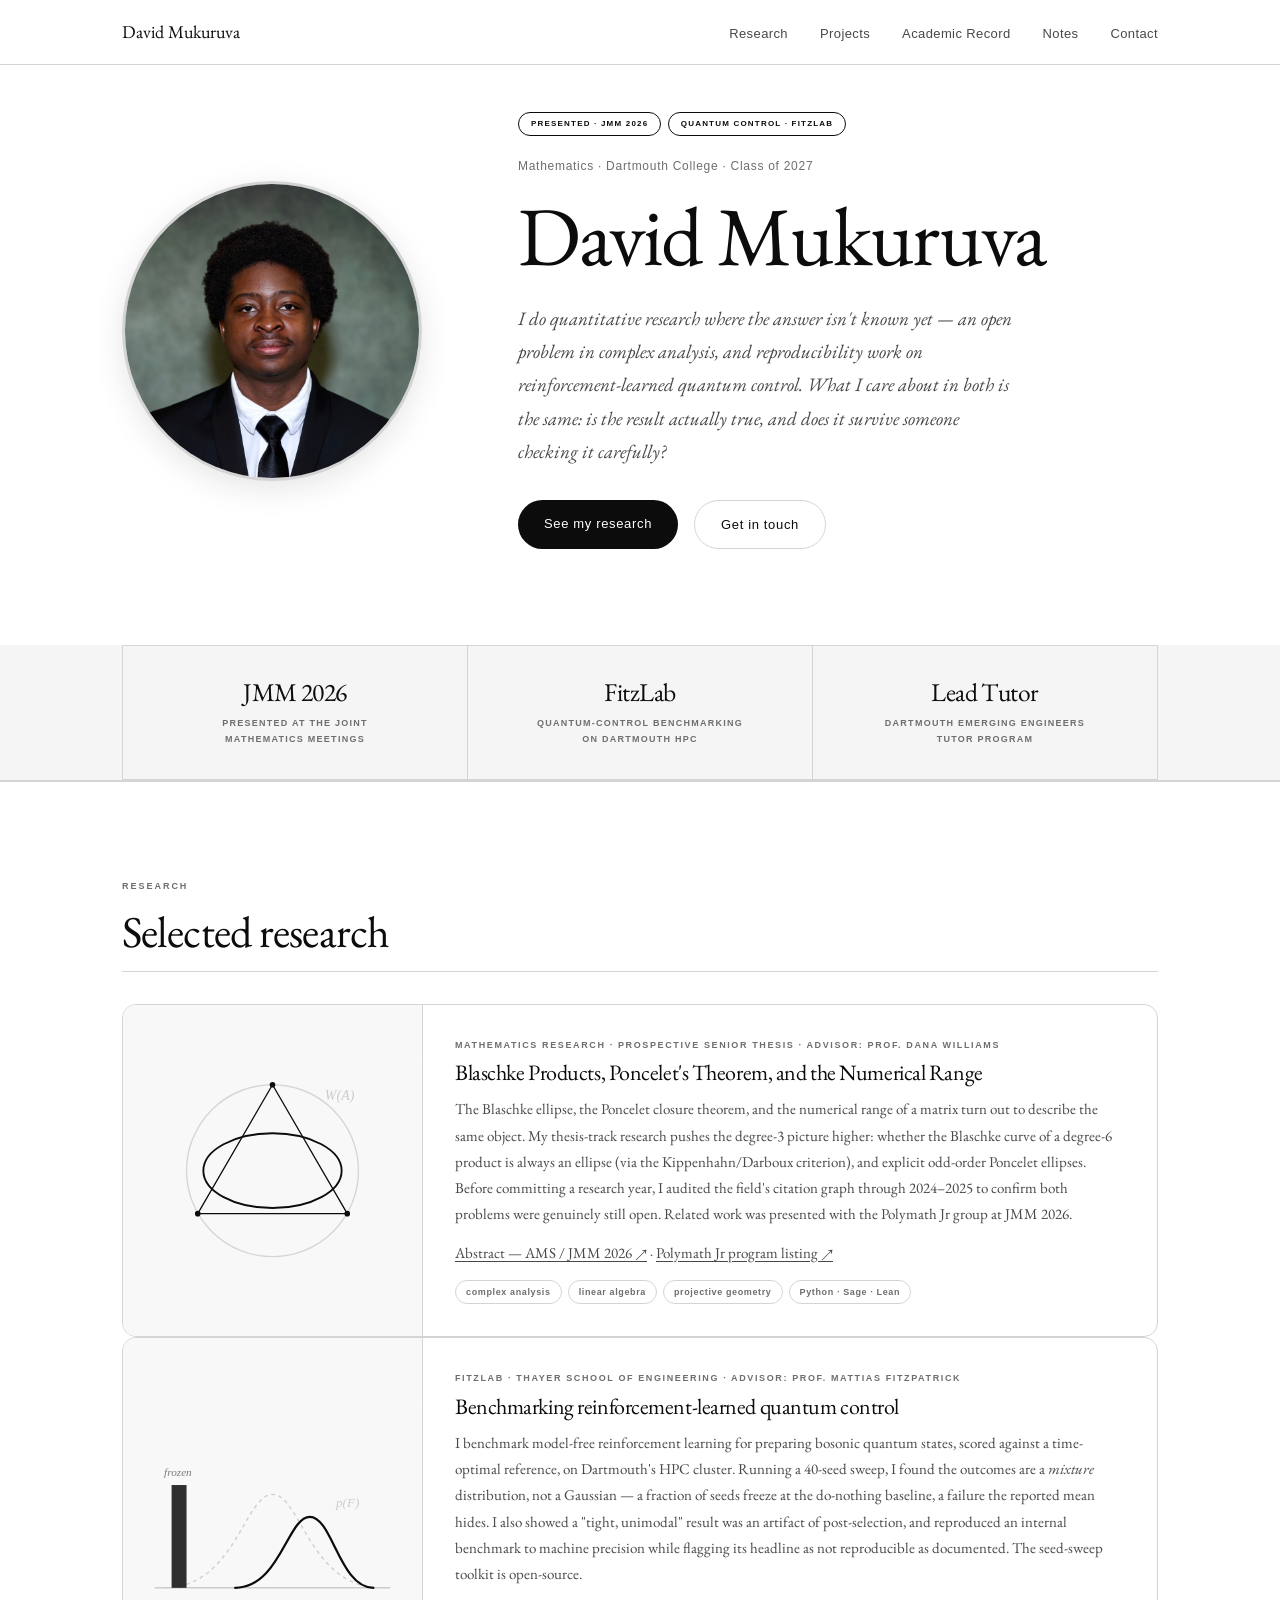
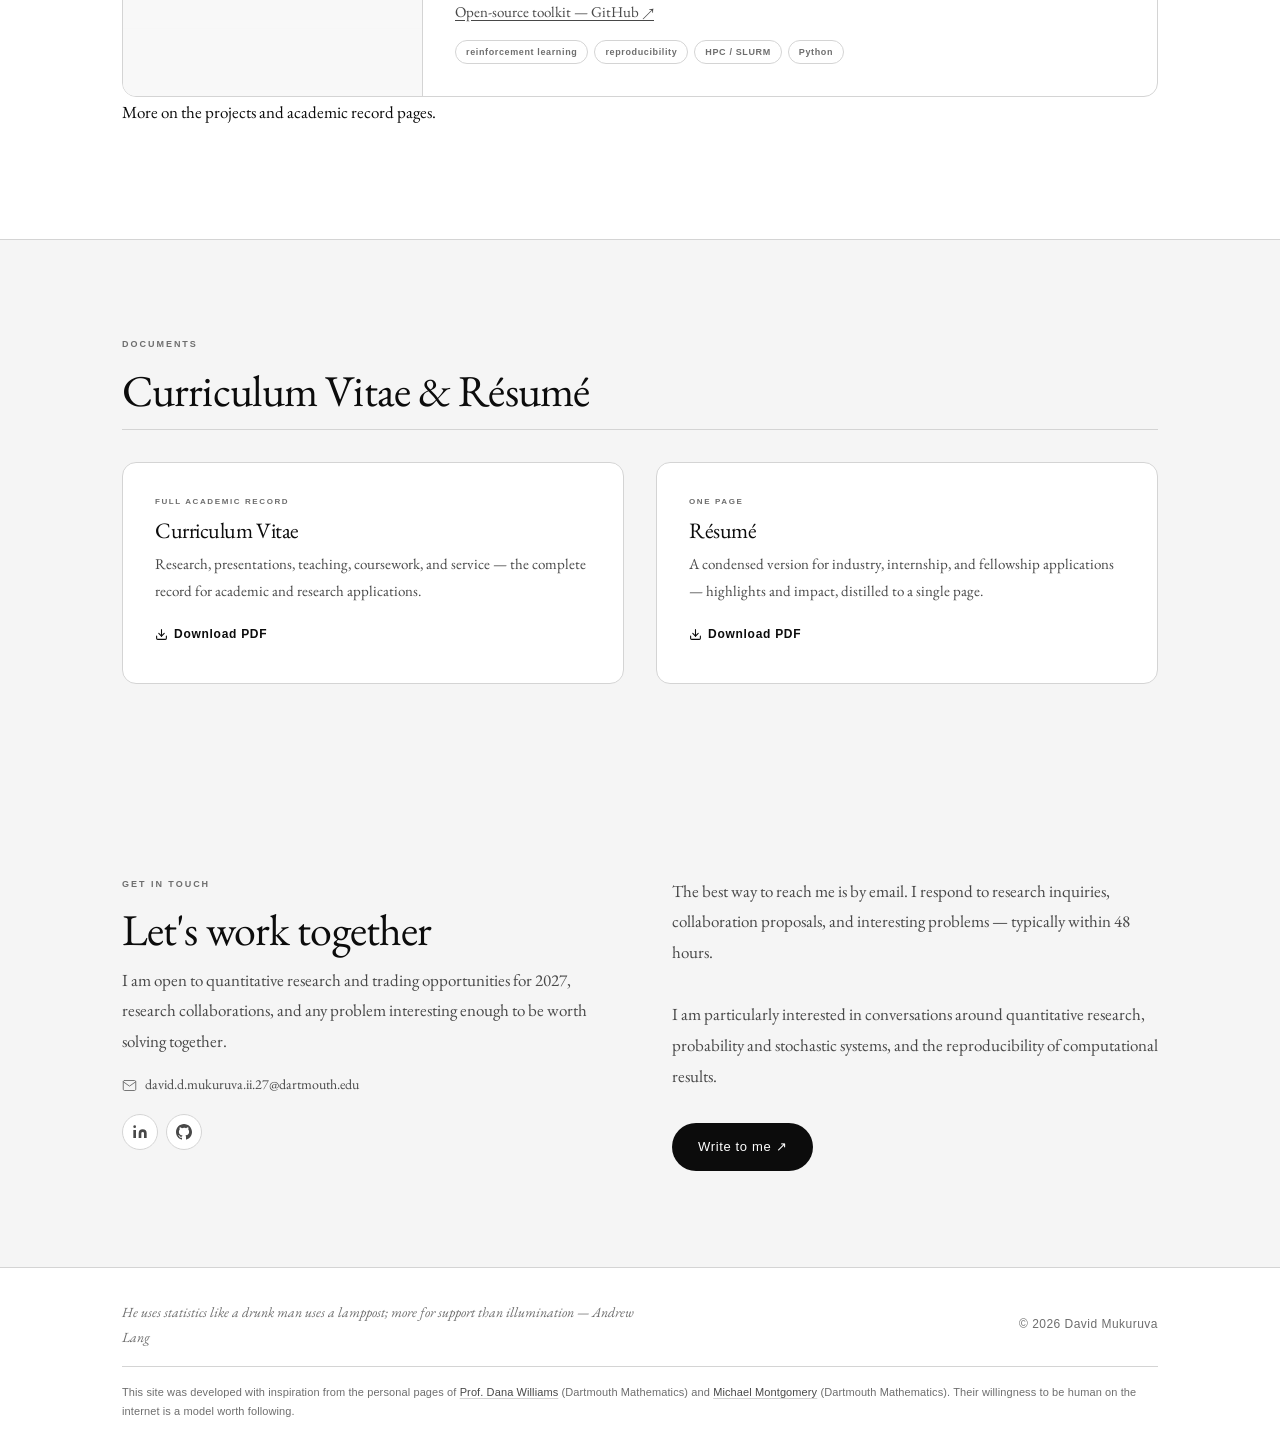
<file: index.html>
<!DOCTYPE html>
<html lang="en">
<head>
  <meta charset="UTF-8">
  <meta name="viewport" content="width=device-width, initial-scale=1.0">
  <title>David Mukuruva — Mathematics &amp; Quantitative Research at Dartmouth</title>
  <meta name="description" content="David Mukuruva — Mathematics at Dartmouth ('27). Open-problem research in complex analysis (Blaschke products &amp; Poncelet, JMM 2026) and reproducibility/benchmarking of reinforcement-learned quantum control on HPC.">
  <meta name="author" content="David Mukuruva">
  <link rel="canonical" href="https://dmukuruva-creator.github.io/">
  <link rel="icon" href="favicon.svg" type="image/svg+xml">

  <!-- Open Graph / social preview -->
  <meta property="og:type" content="website">
  <meta property="og:title" content="David Mukuruva — Mathematics &amp; Quantitative Research at Dartmouth">
  <meta property="og:description" content="Open-problem complex analysis (Blaschke products &amp; Poncelet, JMM 2026) and reproducibility/benchmarking of reinforcement-learned quantum control on HPC.">
  <meta property="og:url" content="https://dmukuruva-creator.github.io/">
  <meta property="og:image" content="https://dmukuruva-creator.github.io/images/david.jpg">
  <meta name="twitter:card" content="summary_large_image">
  <meta name="twitter:title" content="David Mukuruva — Mathematics &amp; Quantitative Research at Dartmouth">
  <meta name="twitter:description" content="Open-problem complex analysis (JMM 2026) and reproducibility/benchmarking of reinforcement-learned quantum control on HPC.">
  <meta name="twitter:image" content="https://dmukuruva-creator.github.io/images/david.jpg">

  <link rel="stylesheet" href="styles.css">

  <!-- Structured data -->
  <script type="application/ld+json">
  {
    "@context": "https://schema.org",
    "@type": "Person",
    "name": "David Mukuruva",
    "url": "https://dmukuruva-creator.github.io/",
    "image": "https://dmukuruva-creator.github.io/images/david.jpg",
    "email": "david.d.mukuruva.ii.27@dartmouth.edu",
    "jobTitle": "Undergraduate Researcher",
    "affiliation": { "@type": "CollegeOrUniversity", "name": "Dartmouth College" },
    "knowsAbout": ["Mathematics", "Complex Analysis", "Quantitative Research", "Probability", "Reinforcement Learning", "Reproducibility", "High-Performance Computing", "Quantum Control"],
    "sameAs": [
      "https://www.linkedin.com/in/david-delroy-mukuruva",
      "https://github.com/dmukuruva-creator",
      "https://github.com/dmukuruva-creator/quantum_control_rl_server"
    ]
  }
  </script>
</head>
<body>

<!-- Header -->
<header class="header">
  <div class="container header-inner">
    <a href="#" class="logo">David Mukuruva</a>
    <button class="nav-toggle" aria-label="Toggle navigation" aria-expanded="false">
      <span></span><span></span><span></span>
    </button>
    <nav class="nav" id="nav">
      <ul class="nav-list">
        <li><a href="#research" class="nav-link">Research</a></li>
        <li><a href="projects.html" class="nav-link">Projects</a></li>
        <li><a href="coursework.html" class="nav-link">Academic Record</a></li>
        <li><a href="notes.html" class="nav-link">Notes</a></li>
        <li><a href="#contact" class="nav-link">Contact</a></li>
      </ul>
    </nav>
  </div>
</header>

<!-- Hero -->
<section class="hero" id="hero">
  <div class="container">
    <div class="hero-grid">
      <div class="hero-visual">
        <div class="portrait-frame">
          <img src="images/david.jpg" alt="David Mukuruva">
        </div>
      </div>
      <div class="hero-content">
        <div class="hero-badges">
          <span class="hero-badge">Presented · JMM 2026</span>
          <span class="hero-badge">Quantum Control · FitzLab</span>
        </div>
        <p class="hero-tagline">Mathematics · Dartmouth College · Class of 2027</p>
        <h1>David Mukuruva</h1>
        <p class="hero-description">
          I do quantitative research where the answer isn't known yet — an open problem in complex analysis, and reproducibility work on reinforcement-learned quantum control. What I care about in both is the same: is the result actually true, and does it survive someone checking it carefully?
        </p>
        <div class="btn-group">
          <a href="#research" class="btn btn-primary">See my research</a>
          <a href="#contact" class="btn btn-secondary">Get in touch</a>
        </div>
      </div>
    </div>
  </div>
</section>

<!-- Credential Bar -->
<div class="cred-bar">
  <div class="container">
    <div class="cred-grid cred-grid--credentials">
      <div class="cred-item" data-animate style="--anim-delay: 0s">
        <span class="cred-credential">JMM 2026</span>
        <span class="cred-label">Presented at the Joint<br>Mathematics Meetings</span>
      </div>
      <div class="cred-item" data-animate style="--anim-delay: 0.08s">
        <span class="cred-credential">FitzLab</span>
        <span class="cred-label">Quantum-control benchmarking<br>on Dartmouth HPC</span>
      </div>
      <div class="cred-item" data-animate style="--anim-delay: 0.24s">
        <span class="cred-credential">Lead Tutor</span>
        <span class="cred-label"> Dartmouth Emerging Engineers<br>Tutor program</span>
      </div>
    </div>
  </div>
</div>

<!-- Research — the high-impact work; fuller record on the Academic Record page -->
<section class="research" id="research">
  <div class="container">
    <span class="section-label" data-animate>Research</span>
    <h2 class="section-title" data-animate style="--anim-delay: 0.05s">Selected research</h2>
    <article class="research-card" data-animate style="--anim-delay: 0.1s">
      <div class="research-visual">
        <svg viewBox="0 0 320 240" xmlns="http://www.w3.org/2000/svg" aria-hidden="true">
          <rect width="320" height="240" fill="#f8f8f8"/>
          <!-- Unit circle (numerical range boundary) -->
          <circle cx="160" cy="120" r="92" fill="none" stroke="#d6d6d6" stroke-width="1.5"/>
          <!-- Inscribed ellipse (Blaschke / Poncelet ellipse) -->
          <ellipse cx="160" cy="120" rx="74" ry="40" fill="none" stroke="#0c0c0c" stroke-width="2"/>
          <!-- Rotating Poncelet triangle inscribed in the circle, tangent to the ellipse -->
          <g class="research-poncelet" transform-origin="160 120">
            <polygon points="160,28 240,166 80,166" fill="none" stroke="#0c0c0c" stroke-width="1.4" stroke-linejoin="round"/>
            <circle cx="160" cy="28"  r="3" fill="#0c0c0c"/>
            <circle cx="240" cy="166" r="3" fill="#0c0c0c"/>
            <circle cx="80"  cy="166" r="3" fill="#0c0c0c"/>
          </g>
          <text x="216" y="44" font-family="Georgia,serif" font-size="15" fill="rgba(0,0,0,0.18)" font-style="italic">W(A)</text>
        </svg>
      </div>
      <div class="research-info">
        <span class="work-category">Mathematics Research · prospective senior thesis · Advisor: Prof. Dana Williams</span>
        <h3>Blaschke Products, Poncelet's Theorem, and the Numerical Range</h3>
        <p>The Blaschke ellipse, the Poncelet closure theorem, and the numerical range of a matrix turn out to describe the same object. My thesis-track research pushes the degree-3 picture higher: whether the Blaschke curve of a degree-6 product is always an ellipse (via the Kippenhahn/Darboux criterion), and explicit odd-order Poncelet ellipses. Before committing a research year, I audited the field's citation graph through 2024–2025 to confirm both problems were genuinely still open. Related work was presented with the Polymath Jr group at JMM 2026.</p>
        <p class="work-links">
          <a href="https://meetings.ams.org/math/jmm2026/meetingapp.cgi/Paper/57312" target="_blank" rel="noopener">Abstract — AMS / JMM 2026 ↗</a>
          · <a href="https://geometrynyc.wixsite.com/polymathreu/jmm2026" target="_blank" rel="noopener">Polymath Jr program listing ↗</a>
        </p>
        <div class="tags">
          <span class="tag">complex analysis</span>
          <span class="tag">linear algebra</span>
          <span class="tag">projective geometry</span>
          <span class="tag">Python · Sage · Lean</span>
        </div>
      </div>
    </article>

    <article class="research-card" data-animate style="--anim-delay: 0.18s">
      <div class="research-visual">
        <svg viewBox="0 0 320 240" xmlns="http://www.w3.org/2000/svg" aria-hidden="true">
          <rect width="320" height="240" fill="#f8f8f8"/>
          <!-- baseline axis -->
          <line x1="34" y1="196" x2="286" y2="196" stroke="#ccc" stroke-width="1.5"/>
          <!-- a "clean Gaussian" the mean would imply (faint) -->
          <path d="M 44,196 C 120,196 130,96 160,96 C 190,96 200,196 276,196"
                fill="none" stroke="#cfcfcf" stroke-width="1.5" stroke-dasharray="4 4"/>
          <!-- the real MIXTURE: a main mode + a spike frozen at the do-nothing baseline (left) -->
          <!-- frozen-seed spike -->
          <rect x="52" y="86" width="16" height="110" fill="#0c0c0c" opacity="0.85"/>
          <!-- main mode, right of center -->
          <path d="M 120,196 C 168,196 176,120 200,120 C 224,120 232,196 268,196"
                fill="none" stroke="#0c0c0c" stroke-width="2.4" stroke-linecap="round"/>
          <text x="44" y="76" font-family="Georgia,serif" font-size="12" fill="rgba(0,0,0,0.5)" font-style="italic">frozen</text>
          <text x="228" y="110" font-family="Georgia,serif" font-size="14" fill="rgba(0,0,0,0.18)" font-style="italic">p(F)</text>
        </svg>
      </div>
      <div class="research-info">
        <span class="work-category">FitzLab · Thayer School of Engineering · Advisor: Prof. Mattias Fitzpatrick</span>
        <h3>Benchmarking reinforcement-learned quantum control</h3>
        <p>I benchmark model-free reinforcement learning for preparing bosonic quantum states, scored against a time-optimal reference, on Dartmouth's HPC cluster. Running a 40-seed sweep, I found the outcomes are a <em>mixture</em> distribution, not a Gaussian — a fraction of seeds freeze at the do-nothing baseline, a failure the reported mean hides. I also showed a "tight, unimodal" result was an artifact of post-selection, and reproduced an internal benchmark to machine precision while flagging its headline as not reproducible as documented. The seed-sweep toolkit is open-source.</p>
        <p class="work-links">
          <a href="https://github.com/dmukuruva-creator/quantum_control_rl_server" target="_blank" rel="noopener">Open-source toolkit — GitHub ↗</a>
        </p>
        <div class="tags">
          <span class="tag">reinforcement learning</span>
          <span class="tag">reproducibility</span>
          <span class="tag">HPC / SLURM</span>
          <span class="tag">Python</span>
        </div>
      </div>
    </article>

    <p class="section-more" data-animate>
      More on the <a href="projects.html">projects</a> and <a href="coursework.html">academic record</a> pages.
    </p>
  </div>
</section>

<!-- Resume & CV Downloads -->
<section class="download-section" id="documents">
  <div class="container">
    <span class="section-label" data-animate>Documents</span>
    <h2 class="section-title" data-animate style="--anim-delay: 0.05s">Curriculum Vitae &amp; Résumé</h2>
    <div class="download-grid">

      <a href="assets/david-mukuruva-cv.pdf" class="download-card" data-animate style="--anim-delay: 0s" download>
        <span class="download-type">Full Academic Record</span>
        <h3>Curriculum Vitae</h3>
        <p>Research, presentations, teaching, coursework, and service — the complete record for academic and research applications.</p>
        <span class="download-cta">
          <svg width="13" height="13" viewBox="0 0 24 24" fill="none" stroke="currentColor" stroke-width="2" stroke-linecap="round" stroke-linejoin="round"><path d="M21 15v4a2 2 0 0 1-2 2H5a2 2 0 0 1-2-2v-4"/><polyline points="7 10 12 15 17 10"/><line x1="12" y1="15" x2="12" y2="3"/></svg>
          Download PDF
        </span>
      </a>

      <a href="assets/david-mukuruva-resume.pdf" class="download-card" data-animate style="--anim-delay: 0.1s" download>
        <span class="download-type">One Page</span>
        <h3>Résumé</h3>
        <p>A condensed version for industry, internship, and fellowship applications — highlights and impact, distilled to a single page.</p>
        <span class="download-cta">
          <svg width="13" height="13" viewBox="0 0 24 24" fill="none" stroke="currentColor" stroke-width="2" stroke-linecap="round" stroke-linejoin="round"><path d="M21 15v4a2 2 0 0 1-2 2H5a2 2 0 0 1-2-2v-4"/><polyline points="7 10 12 15 17 10"/><line x1="12" y1="15" x2="12" y2="3"/></svg>
          Download PDF
        </span>
      </a>

    </div>
  </div>
</section>

<!-- Contact -->
<section class="contact" id="contact">
  <div class="container">
    <div class="contact-grid">
      <div class="contact-info" data-animate>
        <span class="section-label">Get in Touch</span>
        <h2>Let's work together</h2>
        <p>I am open to quantitative research and trading opportunities for 2027, research collaborations, and any problem interesting enough to be worth solving together.</p>
        <p class="contact-detail">
          <svg width="15" height="15" viewBox="0 0 24 24" fill="none" stroke="currentColor" stroke-width="1.5" stroke-linecap="round" stroke-linejoin="round">
            <path d="M4 4h16c1.1 0 2 .9 2 2v12c0 1.1-.9 2-2 2H4c-1.1 0-2-.9-2-2V6c0-1.1.9-2 2-2z"/><polyline points="22,6 12,13 2,6"/>
          </svg>
          david.d.mukuruva.ii.27@dartmouth.edu
        </p>
        <div class="social-links">
          <a href="https://www.linkedin.com/in/david-delroy-mukuruva" class="social-link" aria-label="LinkedIn" target="_blank" rel="noopener">
            <svg width="16" height="16" viewBox="0 0 24 24" fill="currentColor"><path d="M16 8a6 6 0 0 1 6 6v7h-4v-7a2 2 0 0 0-2-2 2 2 0 0 0-2 2v7h-4v-7a6 6 0 0 1 6-6z"/><rect x="2" y="9" width="4" height="12"/><circle cx="4" cy="4" r="2"/></svg>
          </a>
          <a href="https://github.com/dmukuruva-creator" class="social-link" aria-label="GitHub" target="_blank" rel="noopener">
            <svg width="16" height="16" viewBox="0 0 24 24" fill="currentColor"><path d="M12 0C5.374 0 0 5.373 0 12c0 5.302 3.438 9.8 8.207 11.387.599.111.793-.261.793-.577v-2.234c-3.338.726-4.033-1.416-4.033-1.416-.546-1.387-1.333-1.756-1.333-1.756-1.089-.745.083-.729.083-.729 1.205.084 1.839 1.237 1.839 1.237 1.07 1.834 2.807 1.304 3.492.997.107-.775.418-1.305.762-1.604-2.665-.305-5.467-1.334-5.467-5.931 0-1.311.469-2.381 1.236-3.221-.124-.303-.535-1.524.117-3.176 0 0 1.008-.322 3.301 1.23A11.509 11.509 0 0 1 12 5.803c1.02.005 2.047.138 3.006.404 2.291-1.552 3.297-1.23 3.297-1.23.653 1.653.242 2.874.118 3.176.77.84 1.235 1.911 1.235 3.221 0 4.609-2.807 5.624-5.479 5.921.43.372.823 1.102.823 2.222v3.293c0 .319.192.694.801.576C20.566 21.797 24 17.3 24 12c0-6.627-5.373-12-12-12z"/></svg>
          </a>
        </div>
      </div>
      <div class="contact-reply" data-animate style="--anim-delay: 0.1s">
        <p>The best way to reach me is by email. I respond to research inquiries, collaboration proposals, and interesting problems — typically within 48 hours.</p>
        <p>I am particularly interested in conversations around quantitative research, probability and stochastic systems, and the reproducibility of computational results.</p>
        <a href="mailto:david.d.mukuruva.ii.27@dartmouth.edu" class="btn btn-primary">Write to me ↗</a>
      </div>
    </div>
  </div>
</section>

<!-- Footer with attribution -->
<footer class="footer">
  <div class="container">
    <div class="footer-content">
      <p class="footer-quote">He uses statistics like a drunk man uses a lamppost; more for support than illumination — Andrew Lang</p>
      <p class="footer-copy">© 2026 David Mukuruva</p>
    </div>
    <div class="footer-attribution">
      <p>This site was developed with inspiration from the personal pages of <a href="https://math.dartmouth.edu/~dana/other/" target="_blank" rel="noopener">Prof. Dana Williams</a> (Dartmouth Mathematics) and <a href="https://michaelrmontgomery.github.io" target="_blank" rel="noopener">Michael Montgomery</a> (Dartmouth Mathematics). Their willingness to be human on the internet is a model worth following.</p>
    </div>
  </div>
</footer>

<script src="script.js"></script>
</body>
</html>
</file>
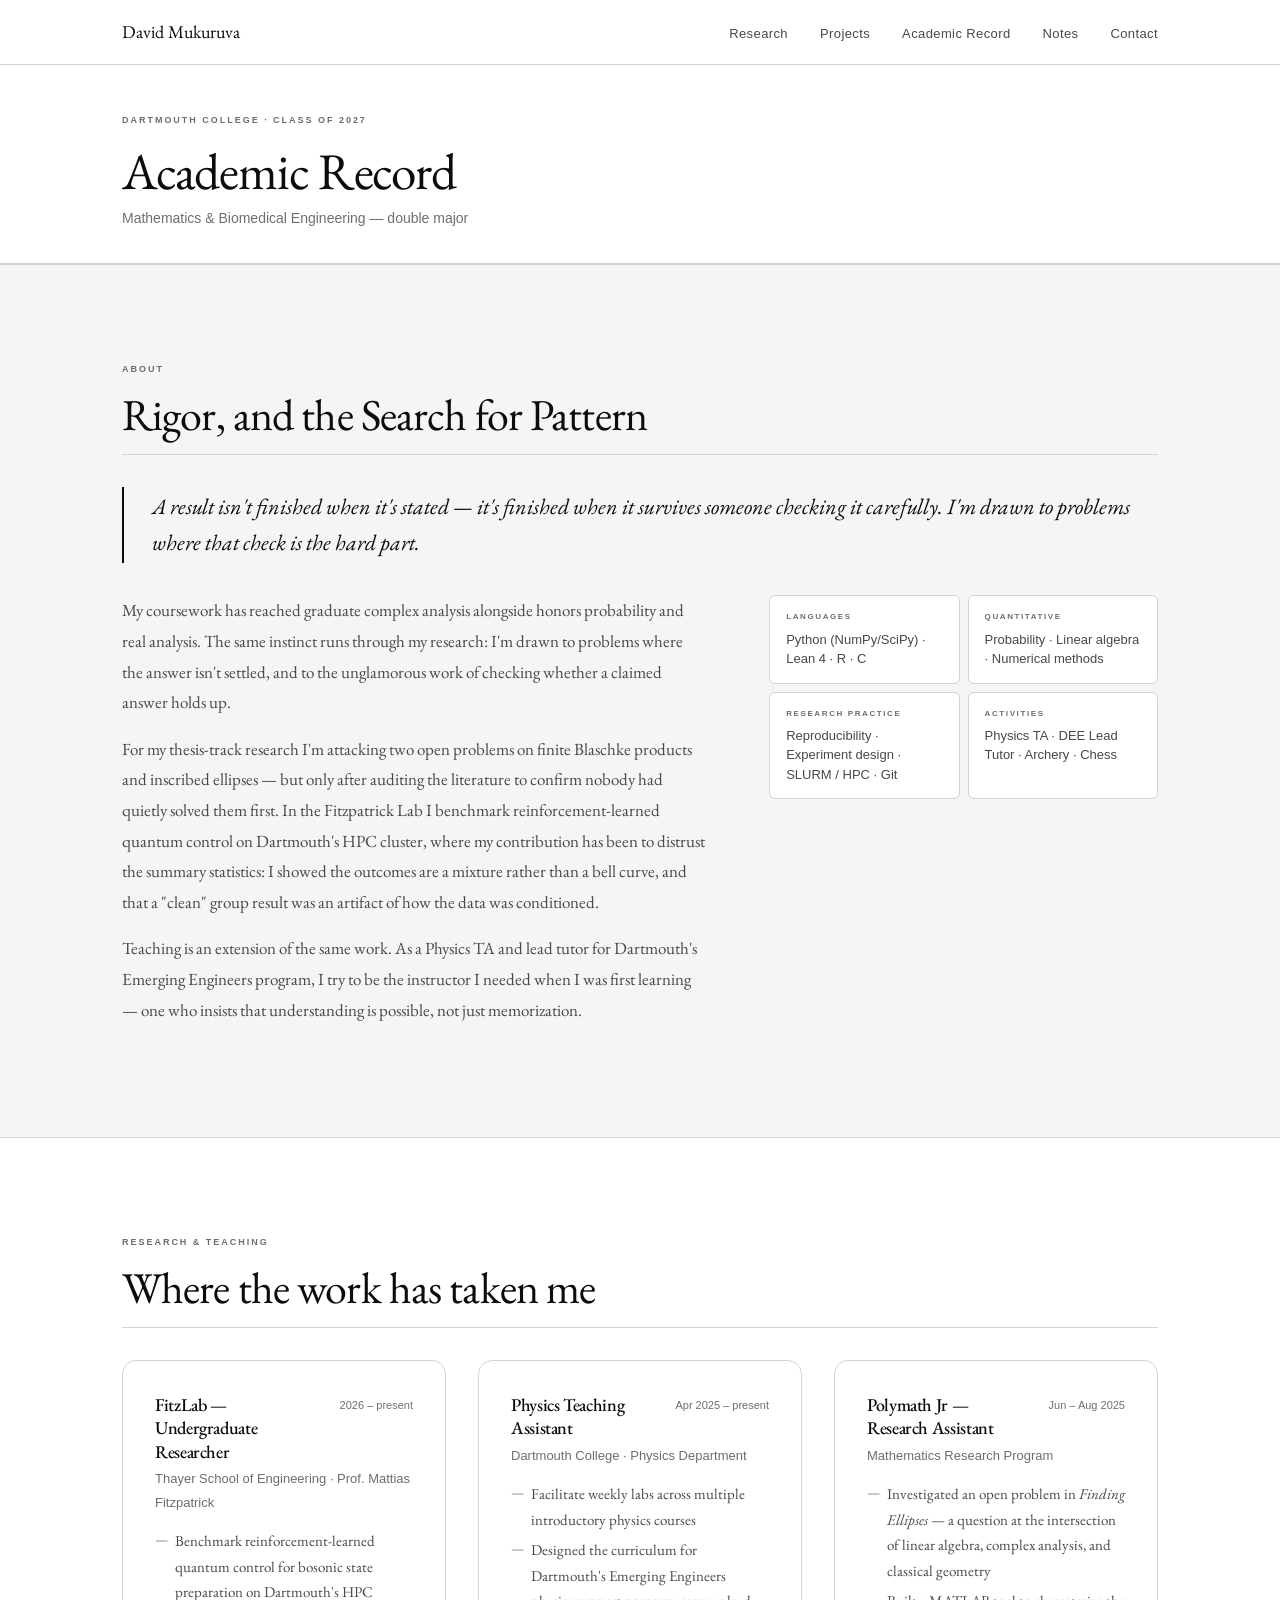
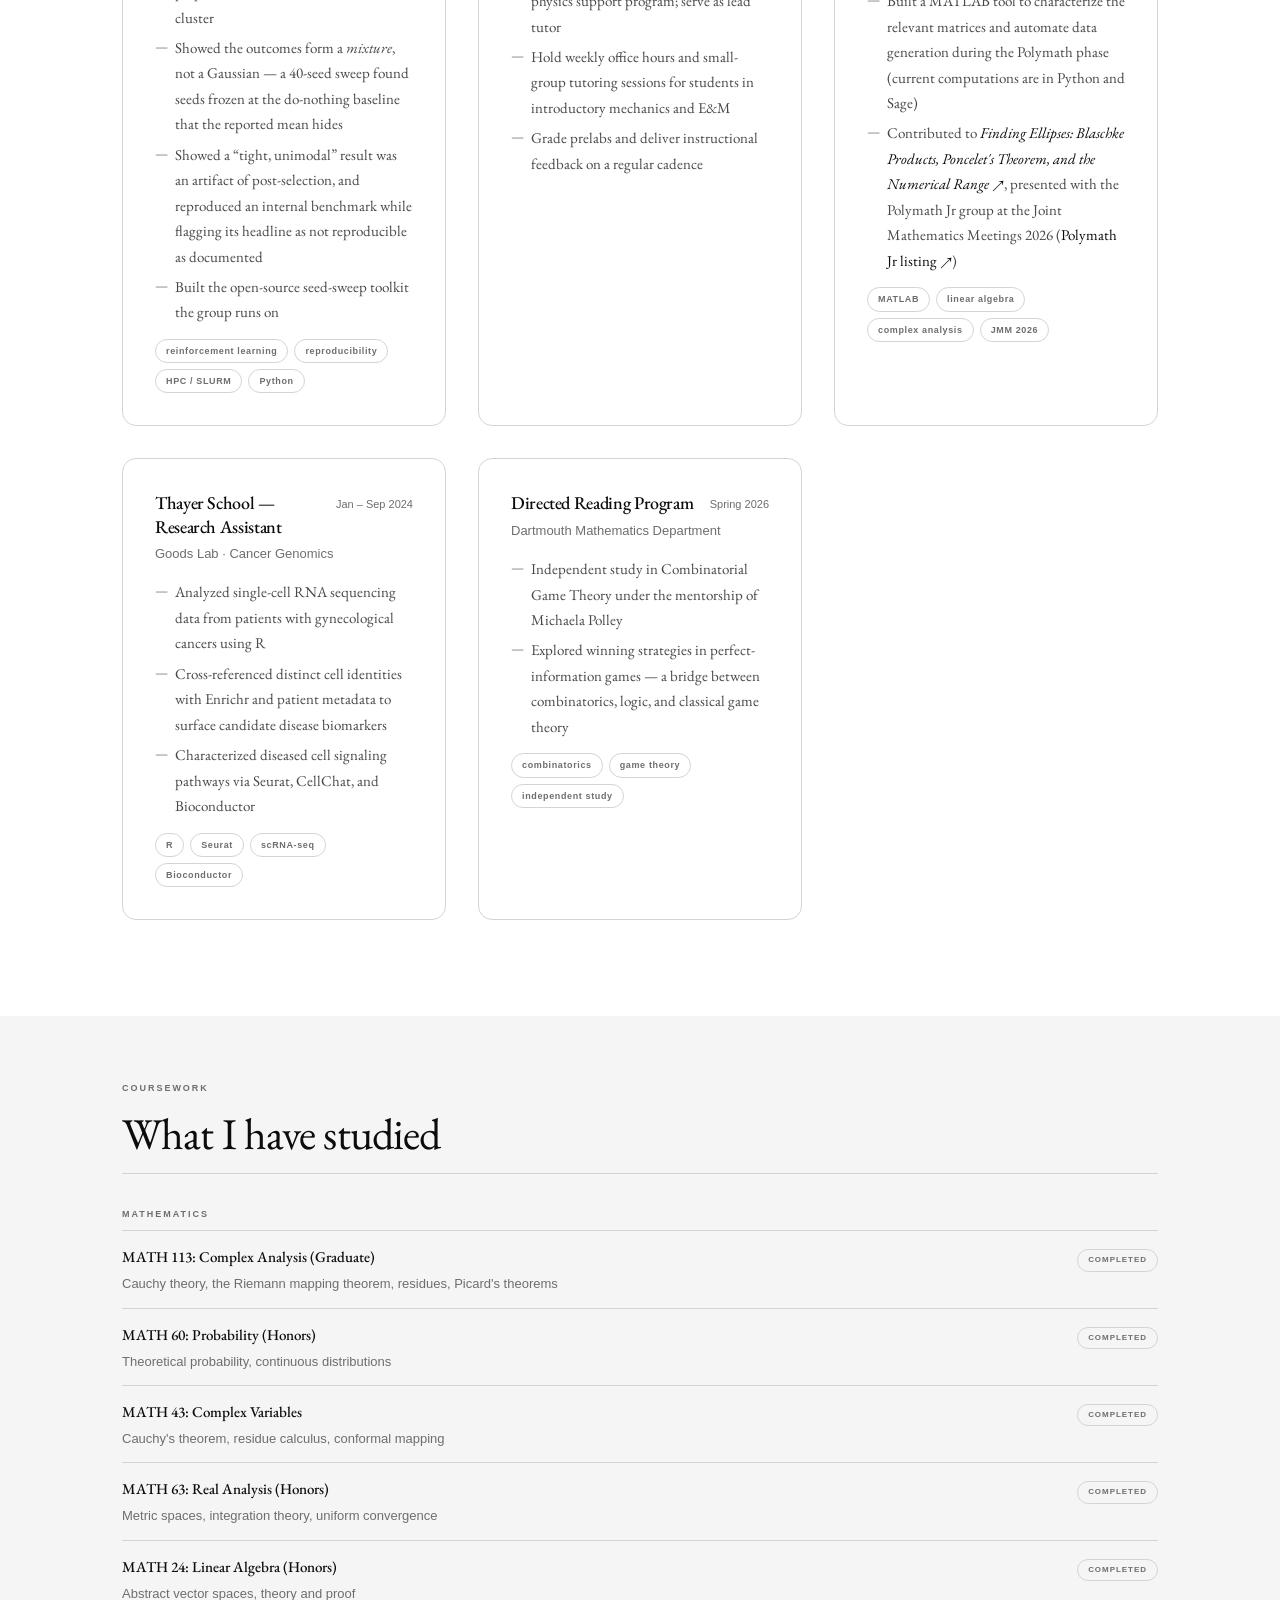
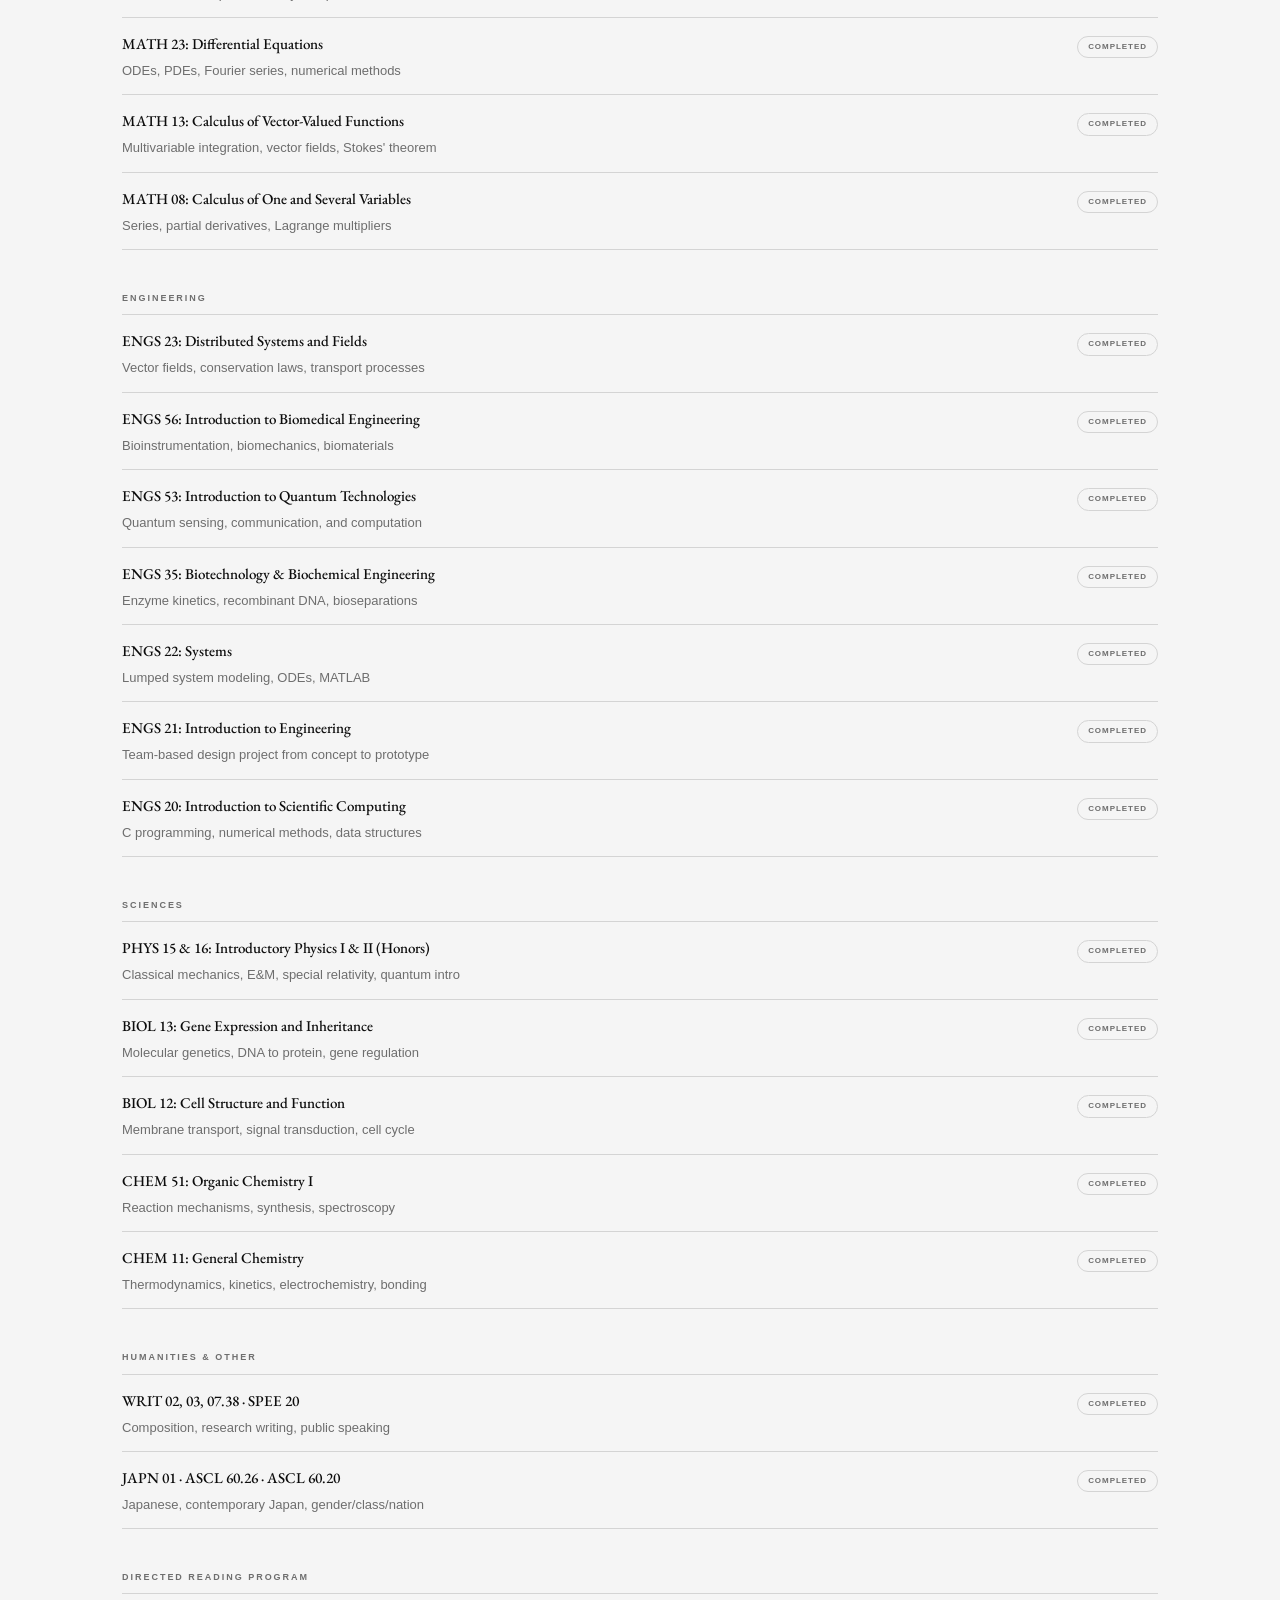
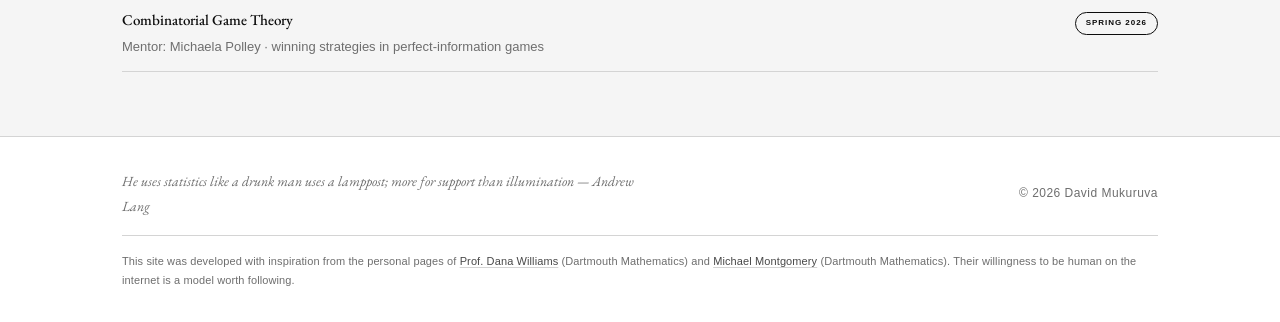
<file: coursework.html>
<!DOCTYPE html>
<html lang="en">
<head>
  <meta charset="UTF-8">
  <meta name="viewport" content="width=device-width, initial-scale=1.0">
  <title>Academic Record — David Mukuruva</title>
  <meta name="description" content="Academic record of David Mukuruva — research and teaching at Dartmouth (Goods Lab cancer genomics, Polymath Jr, Physics TA) and coursework in mathematics, engineering, and the sciences.">
  <meta name="author" content="David Mukuruva">
  <link rel="canonical" href="https://dmukuruva-creator.github.io/coursework.html">
  <link rel="icon" href="favicon.svg" type="image/svg+xml">
  <meta property="og:type" content="website">
  <meta property="og:title" content="Academic Record — David Mukuruva">
  <meta property="og:description" content="Research, teaching, and coursework at Dartmouth — mathematics and biomedical engineering.">
  <meta property="og:url" content="https://dmukuruva-creator.github.io/coursework.html">
  <meta property="og:image" content="https://dmukuruva-creator.github.io/images/david.jpg">
  <meta name="twitter:card" content="summary_large_image">
  <link rel="stylesheet" href="styles.css">
</head>
<body>

<!-- Header -->
<header class="header">
  <div class="container header-inner">
    <a href="index.html" class="logo">David Mukuruva</a>
    <button class="nav-toggle" aria-label="Toggle navigation" aria-expanded="false">
      <span></span><span></span><span></span>
    </button>
    <nav class="nav" id="nav">
      <ul class="nav-list">
        <li><a href="index.html#research" class="nav-link">Research</a></li>
        <li><a href="projects.html" class="nav-link">Projects</a></li>
        <li><a href="coursework.html" class="nav-link">Academic Record</a></li>
        <li><a href="notes.html" class="nav-link">Notes</a></li>
        <li><a href="index.html#contact" class="nav-link">Contact</a></li>
      </ul>
    </nav>
  </div>
</header>

<!-- Page Header -->
<div class="page-header">
  <div class="container">
    <span class="section-label">Dartmouth College · Class of 2027</span>
    <h1>Academic Record</h1>
    <p>Mathematics &amp; Biomedical Engineering — double major</p>
  </div>
</div>

<!-- About -->
<section class="about" id="about">
  <div class="container">
    <span class="section-label" data-animate>About</span>
    <h2 class="section-title" data-animate style="--anim-delay: 0.05s">Rigor, and the Search for Pattern</h2>
    <blockquote class="pullquote" data-animate style="--anim-delay: 0.1s">
      A result isn't finished when it's stated — it's finished when it survives someone checking it carefully. I'm drawn to problems where that check is the hard part.
    </blockquote>
    <div class="about-body">
      <div class="about-prose" data-animate style="--anim-delay: 0.15s">
        <p>My coursework has reached graduate complex analysis alongside honors probability and real analysis. The same instinct runs through my research: I'm drawn to problems where the answer isn't settled, and to the unglamorous work of checking whether a claimed answer holds up.</p>
        <p>For my thesis-track research I'm attacking two open problems on finite Blaschke products and inscribed ellipses — but only after auditing the literature to confirm nobody had quietly solved them first. In the Fitzpatrick Lab I benchmark reinforcement-learned quantum control on Dartmouth's HPC cluster, where my contribution has been to distrust the summary statistics: I showed the outcomes are a mixture rather than a bell curve, and that a "clean" group result was an artifact of how the data was conditioned.</p>
        <p>Teaching is an extension of the same work. As a Physics TA and lead tutor for Dartmouth's Emerging Engineers program, I try to be the instructor I needed when I was first learning — one who insists that understanding is possible, not just memorization.</p>
      </div>
      <div class="skills-grid" data-animate style="--anim-delay: 0.2s">
        <div class="skill-item">
          <div class="skill-label">Languages</div>
          <div class="skill-value">Python (NumPy/SciPy) · Lean 4 · R · C</div>
        </div>
        <div class="skill-item">
          <div class="skill-label">Quantitative</div>
          <div class="skill-value">Probability · Linear algebra · Numerical methods</div>
        </div>
        <div class="skill-item">
          <div class="skill-label">Research practice</div>
          <div class="skill-value">Reproducibility · Experiment design · SLURM / HPC · Git</div>
        </div>
        <div class="skill-item">
          <div class="skill-label">Activities</div>
          <div class="skill-value">Physics TA · DEE Lead Tutor · Archery · Chess</div>
        </div>
      </div>
    </div>
  </div>
</section>

<!-- Research & Teaching -->
<section class="experience" id="experience">
  <div class="container">
    <span class="section-label" data-animate>Research &amp; Teaching</span>
    <h2 class="section-title" data-animate style="--anim-delay: 0.05s">Where the work has taken me</h2>
    <div class="exp-grid">

      <div class="exp-card" data-animate style="--anim-delay: 0s">
        <div class="exp-card-header">
          <h3 class="exp-card-title">FitzLab — Undergraduate Researcher</h3>
          <span class="exp-card-date">2026 – present</span>
        </div>
        <p class="exp-card-place">Thayer School of Engineering · Prof. Mattias Fitzpatrick</p>
        <ul class="exp-bullets">
          <li>Benchmark reinforcement-learned quantum control for bosonic state preparation on Dartmouth's HPC cluster</li>
          <li>Showed the outcomes form a <em>mixture</em>, not a Gaussian — a 40-seed sweep found seeds frozen at the do-nothing baseline that the reported mean hides</li>
          <li>Showed a &ldquo;tight, unimodal&rdquo; result was an artifact of post-selection, and reproduced an internal benchmark while flagging its headline as not reproducible as documented</li>
          <li>Built the open-source seed-sweep toolkit the group runs on</li>
        </ul>
        <div class="tags">
          <span class="tag">reinforcement learning</span>
          <span class="tag">reproducibility</span>
          <span class="tag">HPC / SLURM</span>
          <span class="tag">Python</span>
        </div>
      </div>

      <div class="exp-card" data-animate style="--anim-delay: 0.1s">
        <div class="exp-card-header">
          <h3 class="exp-card-title">Physics Teaching Assistant</h3>
          <span class="exp-card-date">Apr 2025 – present</span>
        </div>
        <p class="exp-card-place">Dartmouth College · Physics Department</p>
        <ul class="exp-bullets">
          <li>Facilitate weekly labs across multiple introductory physics courses</li>
          <li>Designed the curriculum for Dartmouth's Emerging Engineers physics support program; serve as lead tutor</li>
          <li>Hold weekly office hours and small-group tutoring sessions for students in introductory mechanics and E&amp;M</li>
          <li>Grade prelabs and deliver instructional feedback on a regular cadence</li>
        </ul>
      </div>

      <div class="exp-card" data-animate style="--anim-delay: 0.1s">
        <div class="exp-card-header">
          <h3 class="exp-card-title">Polymath Jr — Research Assistant</h3>
          <span class="exp-card-date">Jun – Aug 2025</span>
        </div>
        <p class="exp-card-place">Mathematics Research Program</p>
        <ul class="exp-bullets">
          <li>Investigated an open problem in <em>Finding Ellipses</em> — a question at the intersection of linear algebra, complex analysis, and classical geometry</li>
          <li>Built a MATLAB tool to characterize the relevant matrices and automate data generation during the Polymath phase (current computations are in Python and Sage)</li>
          <li>Contributed to <a href="https://meetings.ams.org/math/jmm2026/meetingapp.cgi/Paper/57312" target="_blank" rel="noopener"><em>Finding Ellipses: Blaschke Products, Poncelet's Theorem, and the Numerical Range</em> ↗</a>, presented with the Polymath Jr group at the Joint Mathematics Meetings 2026 (<a href="https://geometrynyc.wixsite.com/polymathreu/jmm2026" target="_blank" rel="noopener">Polymath Jr listing ↗</a>)</li>
        </ul>
        <div class="tags">
          <span class="tag">MATLAB</span>
          <span class="tag">linear algebra</span>
          <span class="tag">complex analysis</span>
          <span class="tag">JMM 2026</span>
        </div>
      </div>

      <div class="exp-card" data-animate style="--anim-delay: 0.2s">
        <div class="exp-card-header">
          <h3 class="exp-card-title">Thayer School — Research Assistant</h3>
          <span class="exp-card-date">Jan – Sep 2024</span>
        </div>
        <p class="exp-card-place">Goods Lab · Cancer Genomics</p>
        <ul class="exp-bullets">
          <li>Analyzed single-cell RNA sequencing data from patients with gynecological cancers using R</li>
          <li>Cross-referenced distinct cell identities with Enrichr and patient metadata to surface candidate disease biomarkers</li>
          <li>Characterized diseased cell signaling pathways via Seurat, CellChat, and Bioconductor</li>
        </ul>
        <div class="tags">
          <span class="tag">R</span>
          <span class="tag">Seurat</span>
          <span class="tag">scRNA-seq</span>
          <span class="tag">Bioconductor</span>
        </div>
      </div>


      <div class="exp-card" data-animate style="--anim-delay: 0.3s">
        <div class="exp-card-header">
          <h3 class="exp-card-title">Directed Reading Program</h3>
          <span class="exp-card-date">Spring 2026</span>
        </div>
        <p class="exp-card-place">Dartmouth Mathematics Department</p>
        <ul class="exp-bullets">
          <li>Independent study in Combinatorial Game Theory under the mentorship of Michaela Polley</li>
          <li>Explored winning strategies in perfect-information games — a bridge between combinatorics, logic, and classical game theory</li>
        </ul>
        <div class="tags">
          <span class="tag">combinatorics</span>
          <span class="tag">game theory</span>
          <span class="tag">independent study</span>
        </div>
      </div>

    </div>
  </div>
</section>

<!-- Coursework -->
<section class="coursework-section">
  <div class="container">
    <span class="section-label" data-animate>Coursework</span>
    <h2 class="section-title" data-animate style="--anim-delay: 0.05s">What I have studied</h2>

    <div data-animate style="--anim-delay: 0.1s">

      <div class="cw-group">Mathematics</div>

      <div class="cw-row">
        <div>
          <div class="cw-title">MATH 113: Complex Analysis (Graduate)</div>
          <div class="cw-desc">Cauchy theory, the Riemann mapping theorem, residues, Picard's theorems</div>
        </div>
        <span class="cw-badge done">completed</span>
      </div>
      <div class="cw-row">
        <div>
          <div class="cw-title">MATH 60: Probability (Honors)</div>
          <div class="cw-desc">Theoretical probability, continuous distributions</div>
        </div>
        <span class="cw-badge done">completed</span>
      </div>
      <div class="cw-row">
        <div>
          <div class="cw-title">MATH 43: Complex Variables</div>
          <div class="cw-desc">Cauchy's theorem, residue calculus, conformal mapping</div>
        </div>
        <span class="cw-badge done">completed</span>
      </div>
      <div class="cw-row">
        <div>
          <div class="cw-title">MATH 63: Real Analysis (Honors)</div>
          <div class="cw-desc">Metric spaces, integration theory, uniform convergence</div>
        </div>
        <span class="cw-badge done">completed</span>
      </div>
      <div class="cw-row">
        <div>
          <div class="cw-title">MATH 24: Linear Algebra (Honors)</div>
          <div class="cw-desc">Abstract vector spaces, theory and proof</div>
        </div>
        <span class="cw-badge done">completed</span>
      </div>
      <div class="cw-row">
        <div>
          <div class="cw-title">MATH 23: Differential Equations</div>
          <div class="cw-desc">ODEs, PDEs, Fourier series, numerical methods</div>
        </div>
        <span class="cw-badge done">completed</span>
      </div>
      <div class="cw-row">
        <div>
          <div class="cw-title">MATH 13: Calculus of Vector-Valued Functions</div>
          <div class="cw-desc">Multivariable integration, vector fields, Stokes' theorem</div>
        </div>
        <span class="cw-badge done">completed</span>
      </div>
      <div class="cw-row">
        <div>
          <div class="cw-title">MATH 08: Calculus of One and Several Variables</div>
          <div class="cw-desc">Series, partial derivatives, Lagrange multipliers</div>
        </div>
        <span class="cw-badge done">completed</span>
      </div>

      <div class="cw-group">Engineering</div>

      <div class="cw-row">
        <div>
          <div class="cw-title">ENGS 23: Distributed Systems and Fields</div>
          <div class="cw-desc">Vector fields, conservation laws, transport processes</div>
        </div>
        <span class="cw-badge done">completed</span>
      </div>
      <div class="cw-row">
        <div>
          <div class="cw-title">ENGS 56: Introduction to Biomedical Engineering</div>
          <div class="cw-desc">Bioinstrumentation, biomechanics, biomaterials</div>
        </div>
        <span class="cw-badge done">completed</span>
      </div>
      <div class="cw-row">
        <div>
          <div class="cw-title">ENGS 53: Introduction to Quantum Technologies</div>
          <div class="cw-desc">Quantum sensing, communication, and computation</div>
        </div>
        <span class="cw-badge done">completed</span>
      </div>
      <div class="cw-row">
        <div>
          <div class="cw-title">ENGS 35: Biotechnology &amp; Biochemical Engineering</div>
          <div class="cw-desc">Enzyme kinetics, recombinant DNA, bioseparations</div>
        </div>
        <span class="cw-badge done">completed</span>
      </div>
      <div class="cw-row">
        <div>
          <div class="cw-title">ENGS 22: Systems</div>
          <div class="cw-desc">Lumped system modeling, ODEs, MATLAB</div>
        </div>
        <span class="cw-badge done">completed</span>
      </div>
      <div class="cw-row">
        <div>
          <div class="cw-title">ENGS 21: Introduction to Engineering</div>
          <div class="cw-desc">Team-based design project from concept to prototype</div>
        </div>
        <span class="cw-badge done">completed</span>
      </div>
      <div class="cw-row">
        <div>
          <div class="cw-title">ENGS 20: Introduction to Scientific Computing</div>
          <div class="cw-desc">C programming, numerical methods, data structures</div>
        </div>
        <span class="cw-badge done">completed</span>
      </div>

      <div class="cw-group">Sciences</div>

      <div class="cw-row">
        <div>
          <div class="cw-title">PHYS 15 &amp; 16: Introductory Physics I &amp; II (Honors)</div>
          <div class="cw-desc">Classical mechanics, E&amp;M, special relativity, quantum intro</div>
        </div>
        <span class="cw-badge done">completed</span>
      </div>
      <div class="cw-row">
        <div>
          <div class="cw-title">BIOL 13: Gene Expression and Inheritance</div>
          <div class="cw-desc">Molecular genetics, DNA to protein, gene regulation</div>
        </div>
        <span class="cw-badge done">completed</span>
      </div>
      <div class="cw-row">
        <div>
          <div class="cw-title">BIOL 12: Cell Structure and Function</div>
          <div class="cw-desc">Membrane transport, signal transduction, cell cycle</div>
        </div>
        <span class="cw-badge done">completed</span>
      </div>
      <div class="cw-row">
        <div>
          <div class="cw-title">CHEM 51: Organic Chemistry I</div>
          <div class="cw-desc">Reaction mechanisms, synthesis, spectroscopy</div>
        </div>
        <span class="cw-badge done">completed</span>
      </div>
      <div class="cw-row">
        <div>
          <div class="cw-title">CHEM 11: General Chemistry</div>
          <div class="cw-desc">Thermodynamics, kinetics, electrochemistry, bonding</div>
        </div>
        <span class="cw-badge done">completed</span>
      </div>

      <div class="cw-group">Humanities &amp; Other</div>

      <div class="cw-row">
        <div>
          <div class="cw-title">WRIT 02, 03, 07.38 · SPEE 20</div>
          <div class="cw-desc">Composition, research writing, public speaking</div>
        </div>
        <span class="cw-badge done">completed</span>
      </div>
      <div class="cw-row">
        <div>
          <div class="cw-title">JAPN 01 · ASCL 60.26 · ASCL 60.20</div>
          <div class="cw-desc">Japanese, contemporary Japan, gender/class/nation</div>
        </div>
        <span class="cw-badge done">completed</span>
      </div>

      <div class="cw-group">Directed Reading Program</div>

      <div class="cw-row">
        <div>
          <div class="cw-title">Combinatorial Game Theory</div>
          <div class="cw-desc">Mentor: Michaela Polley · winning strategies in perfect-information games</div>
        </div>
        <span class="cw-badge">Spring 2026</span>
      </div>

    </div>
  </div>
</section>

<!-- Footer -->
<footer class="footer">
  <div class="container">
    <div class="footer-content">
      <p class="footer-quote">He uses statistics like a drunk man uses a lamppost; more for support than illumination — Andrew Lang</p>
      <p class="footer-copy">© 2026 David Mukuruva</p>
    </div>
    <div class="footer-attribution">
      <p>This site was developed with inspiration from the personal pages of <a href="https://math.dartmouth.edu/~dana/other/" target="_blank" rel="noopener">Prof. Dana Williams</a> (Dartmouth Mathematics) and <a href="https://michaelrmontgomery.github.io" target="_blank" rel="noopener">Michael Montgomery</a> (Dartmouth Mathematics). Their willingness to be human on the internet is a model worth following.</p>
    </div>
  </div>
</footer>

<script src="script.js"></script>
</body>
</html>
</file>
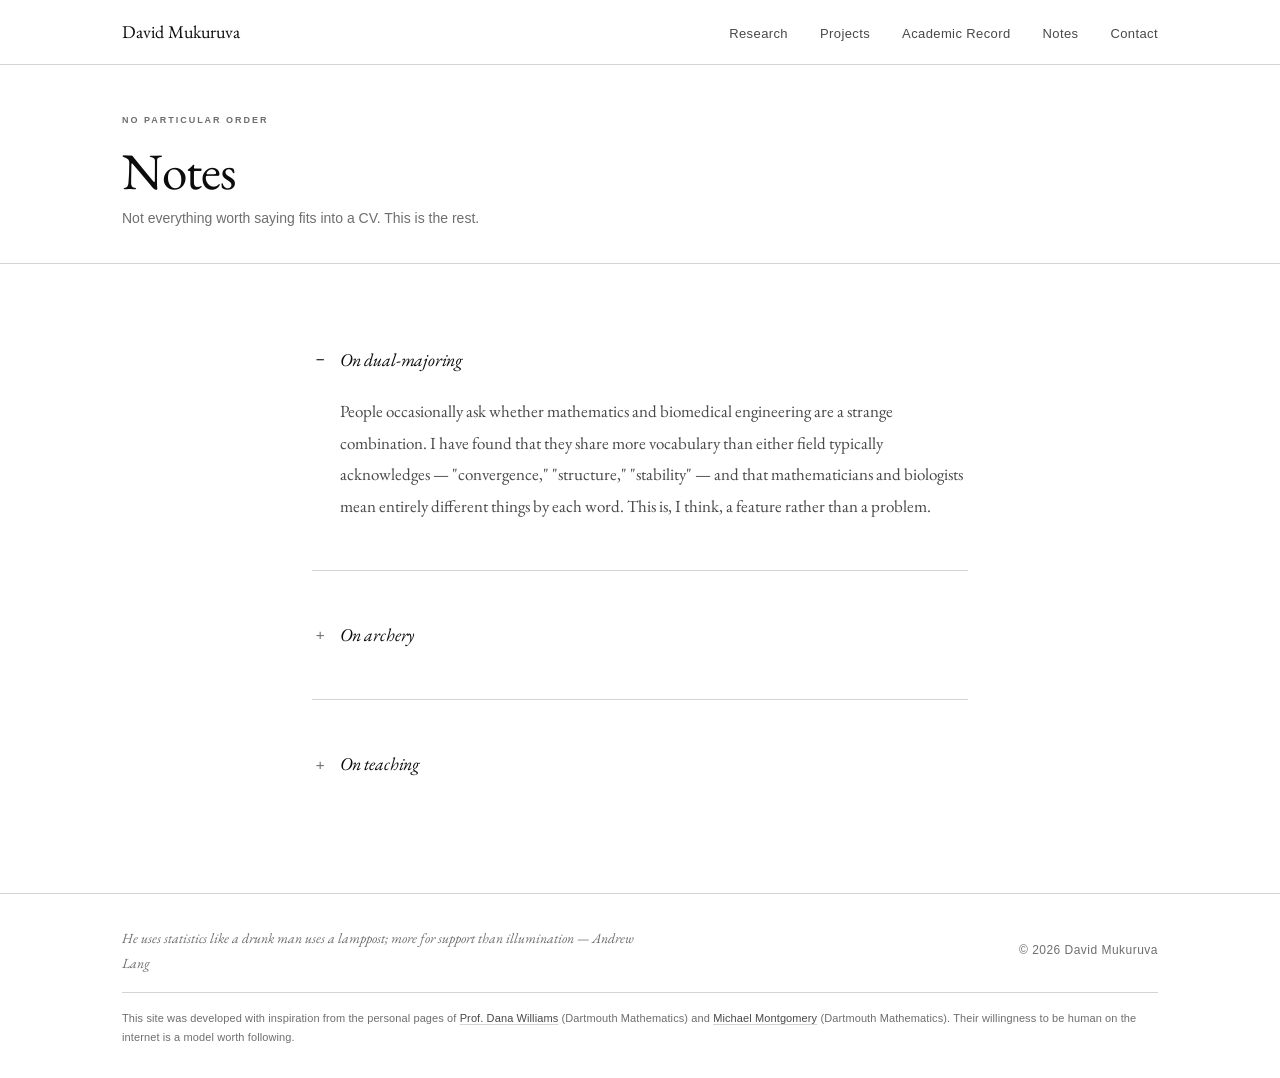
<file: notes.html>
<!DOCTYPE html>
<html lang="en">
<head>
  <meta charset="UTF-8">
  <meta name="viewport" content="width=device-width, initial-scale=1.0">
  <title>Notes — David Mukuruva</title>
  <meta name="description" content="Short notes from David Mukuruva — on dual-majoring in mathematics and biomedical engineering, on archery, and on teaching physics while studying complex analysis.">
  <meta name="author" content="David Mukuruva">
  <link rel="canonical" href="https://dmukuruva-creator.github.io/notes.html">
  <link rel="icon" href="favicon.svg" type="image/svg+xml">
  <meta property="og:type" content="website">
  <meta property="og:title" content="Notes — David Mukuruva">
  <meta property="og:description" content="Not everything worth saying fits into a CV. This is the rest.">
  <meta property="og:url" content="https://dmukuruva-creator.github.io/notes.html">
  <meta property="og:image" content="https://dmukuruva-creator.github.io/images/david.jpg">
  <meta name="twitter:card" content="summary_large_image">
  <link rel="stylesheet" href="styles.css">
</head>
<body>

<header class="header">
  <div class="container header-inner">
    <a href="index.html" class="logo">David Mukuruva</a>
    <button class="nav-toggle" aria-label="Toggle navigation" aria-expanded="false">
      <span></span><span></span><span></span>
    </button>
    <nav class="nav" id="nav">
      <ul class="nav-list">
        <li><a href="index.html#research" class="nav-link">Research</a></li>
        <li><a href="projects.html" class="nav-link">Projects</a></li>
        <li><a href="coursework.html" class="nav-link">Academic Record</a></li>
        <li><a href="notes.html" class="nav-link">Notes</a></li>
        <li><a href="index.html#contact" class="nav-link">Contact</a></li>
      </ul>
    </nav>
  </div>
</header>

<div class="page-header">
  <div class="container">
    <span class="section-label">No particular order</span>
    <h1>Notes</h1>
    <p>Not everything worth saying fits into a CV. This is the rest.</p>
  </div>
</div>

<main class="notes-section">
  <div class="container">

    <!--
    ═══════════════════════════════════════════════════════
    HOW TO ADD A NOTE
    ═══════════════════════════════════════════════════════

    Copy and paste this block anywhere in the list:

      <details class="note-entry">
        <summary class="note-title">Your title here</summary>
        <div class="note-body">
          <p>Your note here. Can be as short or as long as you like.
             Multiple <p> tags are fine for longer entries.</p>
        </div>
      </details>
      <hr class="note-rule">

    Add the "open" attribute to <details> if you want it expanded by default:
      <details class="note-entry" open>

    No dates, no categories, no order required.
    ═══════════════════════════════════════════════════════
    -->

    <details class="note-entry" open>
      <summary class="note-title">On dual-majoring</summary>
      <div class="note-body">
        <p>People occasionally ask whether mathematics and biomedical engineering are a strange combination. I have found that they share more vocabulary than either field typically acknowledges — "convergence," "structure," "stability" — and that mathematicians and biologists mean entirely different things by each word. This is, I think, a feature rather than a problem.</p>
      </div>
    </details>
    <hr class="note-rule">

    <details class="note-entry">
      <summary class="note-title">On archery</summary>
      <div class="note-body">
        <p>I shoot recurve bow as part of the Dartmouth Outing Club's archery program. This is, reliably, the most surprising thing I tell people about myself. I have not yet determined whether that says more about archery, about Dartmouth, or about what people expect of mathematics students.</p>
      </div>
    </details>
    <hr class="note-rule">

    <details class="note-entry">
      <summary class="note-title">On teaching </summary>
      <div class="note-body">
        <p>There is something clarifying about being, simultaneously, a student of advanced level math and engineering and a TA for introductory mechanics. It is a useful reminder that understanding and the ability to explain are not the same thing — and that the distance between them is where most of the actual teaching happens.</p>
      </div>
    </details>

    <!-- ↓ Add new notes here — copy a block from the template comment above and fill it in -->

  </div>
</main>

<footer class="footer">
  <div class="container">
    <div class="footer-content">
      <p class="footer-quote">He uses statistics like a drunk man uses a lamppost; more for support than illumination — Andrew Lang</p>
      <p class="footer-copy">© 2026 David Mukuruva</p>
    </div>
    <div class="footer-attribution">
      <p>This site was developed with inspiration from the personal pages of <a href="https://math.dartmouth.edu/~dana/other/" target="_blank" rel="noopener">Prof. Dana Williams</a> (Dartmouth Mathematics) and <a href="https://michaelrmontgomery.github.io" target="_blank" rel="noopener">Michael Montgomery</a> (Dartmouth Mathematics). Their willingness to be human on the internet is a model worth following.</p>
    </div>
  </div>
</footer>

<script src="script.js"></script>
</body>
</html>
</file>
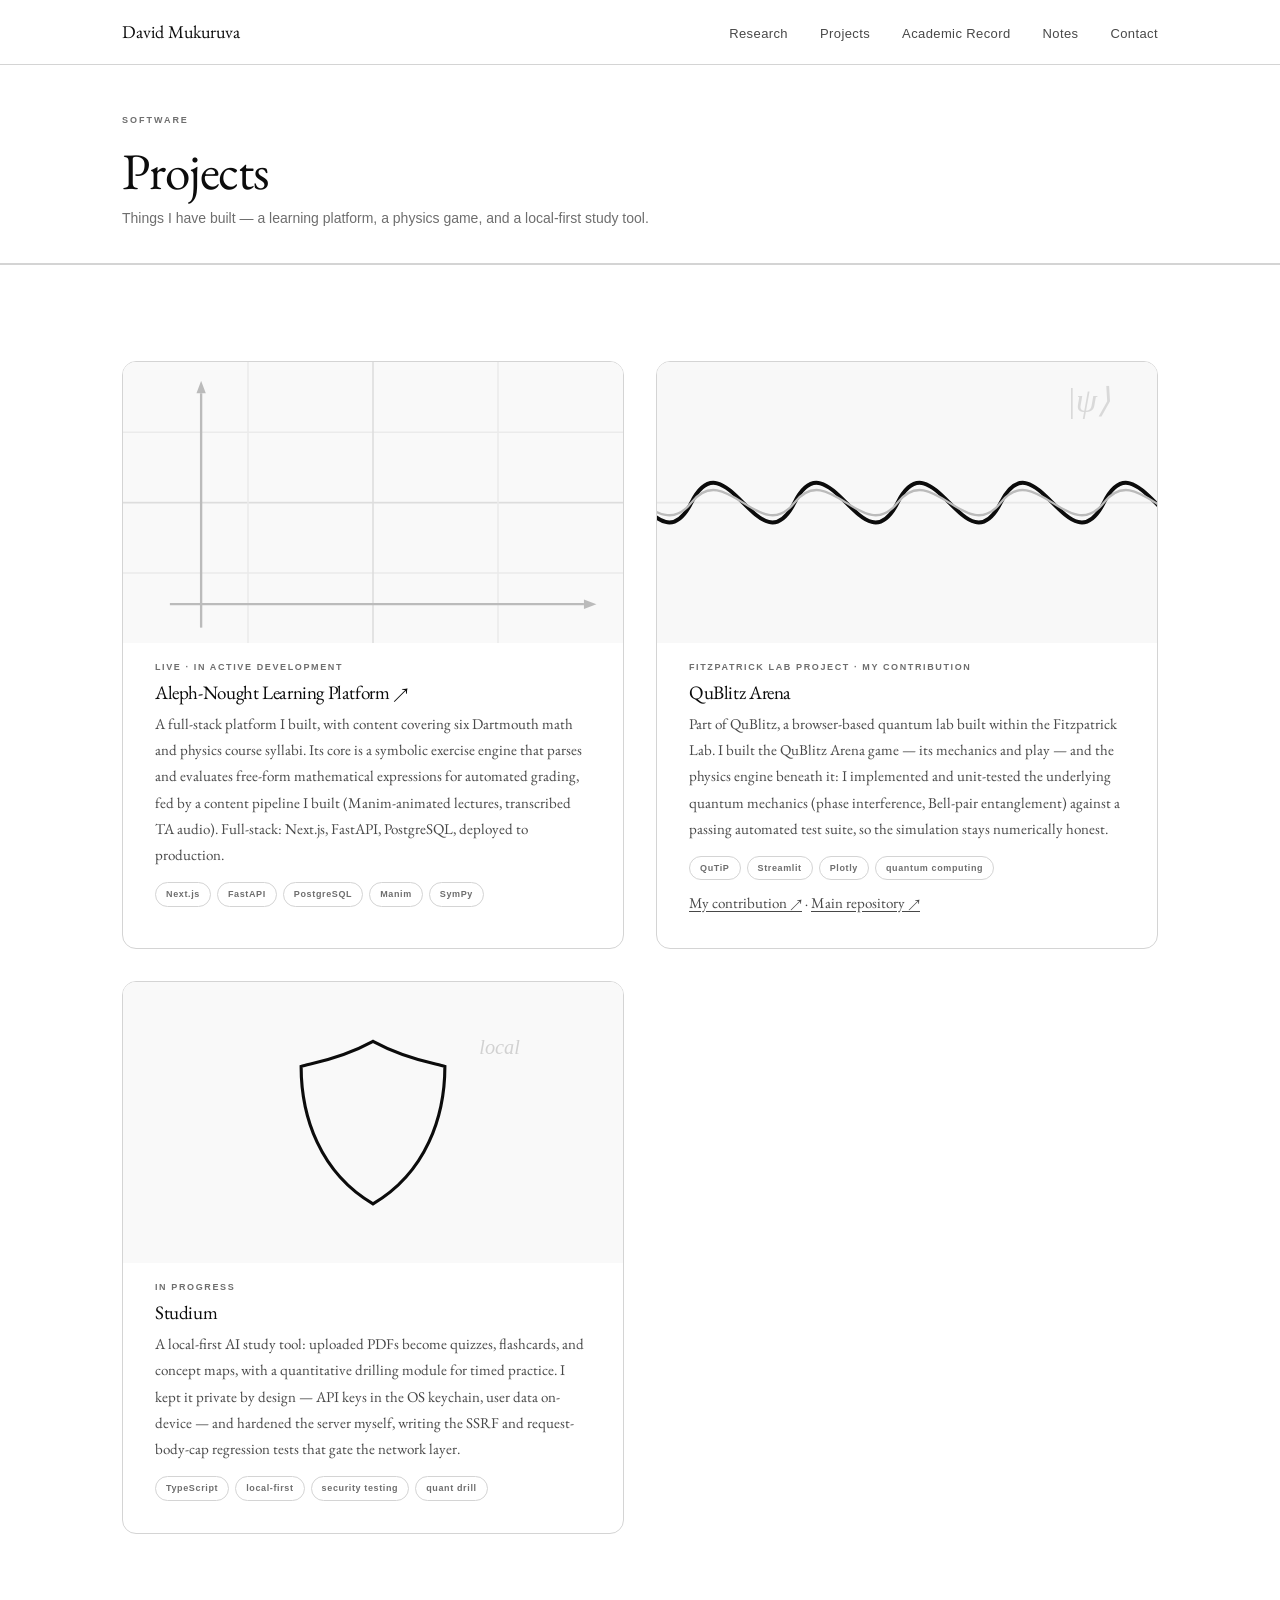
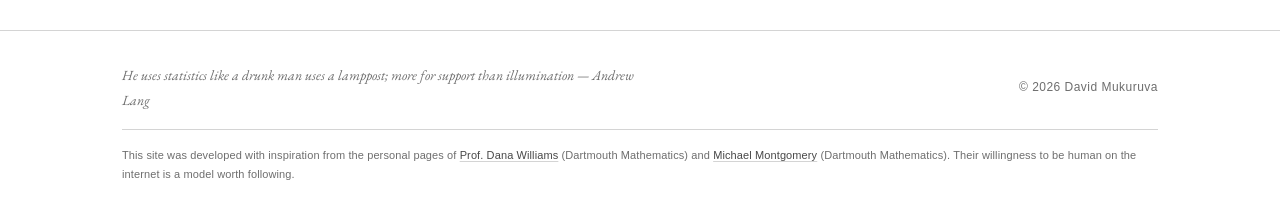
<file: projects.html>
<!DOCTYPE html>
<html lang="en">
<head>
  <meta charset="UTF-8">
  <meta name="viewport" content="width=device-width, initial-scale=1.0">
  <title>Projects — David Mukuruva</title>
  <meta name="description" content="Projects by David Mukuruva — the Aleph-Nought learning platform, the QuBlitz Arena game, and Studium, a local-first AI study tool.">
  <meta name="author" content="David Mukuruva">
  <link rel="canonical" href="https://dmukuruva-creator.github.io/projects.html">
  <link rel="icon" href="favicon.svg" type="image/svg+xml">
  <meta property="og:type" content="website">
  <meta property="og:title" content="Projects — David Mukuruva">
  <meta property="og:description" content="Aleph-Nought, QuBlitz Arena, and Studium — software David has built.">
  <meta property="og:url" content="https://dmukuruva-creator.github.io/projects.html">
  <meta property="og:image" content="https://dmukuruva-creator.github.io/images/david.jpg">
  <meta name="twitter:card" content="summary_large_image">
  <link rel="stylesheet" href="styles.css">
</head>
<body>

<!-- Header -->
<header class="header">
  <div class="container header-inner">
    <a href="index.html" class="logo">David Mukuruva</a>
    <button class="nav-toggle" aria-label="Toggle navigation" aria-expanded="false">
      <span></span><span></span><span></span>
    </button>
    <nav class="nav" id="nav">
      <ul class="nav-list">
        <li><a href="index.html#research" class="nav-link">Research</a></li>
        <li><a href="projects.html" class="nav-link">Projects</a></li>
        <li><a href="coursework.html" class="nav-link">Academic Record</a></li>
        <li><a href="notes.html" class="nav-link">Notes</a></li>
        <li><a href="index.html#contact" class="nav-link">Contact</a></li>
      </ul>
    </nav>
  </div>
</header>

<!-- Page Header -->
<div class="page-header">
  <div class="container">
    <span class="section-label">Software</span>
    <h1>Projects</h1>
    <p>Things I have built — a learning platform, a physics game, and a local-first study tool.</p>
  </div>
</div>

<section class="projects">
  <div class="container">
    <div class="work-grid">

      <!-- Aleph-Nought: animated function curve on coordinate axes -->
      <article class="work-card" data-animate style="--anim-delay: 0s">
        <div class="work-image">
          <svg viewBox="0 0 320 180" xmlns="http://www.w3.org/2000/svg" aria-hidden="true">
            <rect width="320" height="180" fill="#f9f9f9"/>
            <line x1="0" y1="45" x2="320" y2="45" stroke="#ebebeb" stroke-width="1"/>
            <line x1="0" y1="90" x2="320" y2="90" stroke="#ddd" stroke-width="1"/>
            <line x1="0" y1="135" x2="320" y2="135" stroke="#ebebeb" stroke-width="1"/>
            <line x1="80" y1="0" x2="80" y2="180" stroke="#ebebeb" stroke-width="1"/>
            <line x1="160" y1="0" x2="160" y2="180" stroke="#ddd" stroke-width="1"/>
            <line x1="240" y1="0" x2="240" y2="180" stroke="#ebebeb" stroke-width="1"/>
            <line x1="30" y1="155" x2="295" y2="155" stroke="#bbb" stroke-width="1.5"/>
            <line x1="50" y1="170" x2="50" y2="20" stroke="#bbb" stroke-width="1.5"/>
            <polygon points="295,152 303,155 295,158" fill="#bbb"/>
            <polygon points="47,20 50,12 53,20" fill="#bbb"/>
            <path d="M 55,145 C 90,140 110,50 160,95 C 205,135 235,45 285,40"
                  fill="none" stroke="#0c0c0c" stroke-width="2.5" stroke-linecap="round" class="card-curve"/>
            <circle cx="285" cy="40" r="4" fill="#0c0c0c" class="card-curve-dot"/>
            <text x="258" y="34" font-family="Georgia,serif" font-size="14" fill="#0c0c0c" font-style="italic" class="card-curve-dot">f (x)</text>
          </svg>
        </div>
        <div class="work-info">
          <span class="work-category">live · in active development</span>
          <h3><a href="https://www.aleph-nought.com" target="_blank" rel="noopener">Aleph-Nought Learning Platform ↗</a></h3>
          <p>A full-stack platform I built, with content covering six Dartmouth math and physics course syllabi. Its core is a symbolic exercise engine that parses and evaluates free-form mathematical expressions for automated grading, fed by a content pipeline I built (Manim-animated lectures, transcribed TA audio). Full-stack: Next.js, FastAPI, PostgreSQL, deployed to production.</p>
          <div class="tags">
            <span class="tag">Next.js</span>
            <span class="tag">FastAPI</span>
            <span class="tag">PostgreSQL</span>
            <span class="tag">Manim</span>
            <span class="tag">SymPy</span>
          </div>
        </div>
      </article>

      <!-- Qublitz: animated scrolling waveform (quantum oscillation) -->
      <article class="work-card" data-animate style="--anim-delay: 0.1s">
        <div class="work-image">
          <svg viewBox="0 0 320 180" xmlns="http://www.w3.org/2000/svg" overflow="hidden" aria-hidden="true">
            <rect width="320" height="180" fill="#f8f8f8"/>
            <line x1="0" y1="90" x2="320" y2="90" stroke="#e8e8e8" stroke-width="1"/>
            <g class="card-wave">
              <path d="M-176,90 C-154,46 -132,134 -110,90 C-88,46 -66,134 -44,90 C-22,46 0,134 22,90 C44,46 66,134 88,90 C110,46 132,134 154,90 C176,46 198,134 220,90 C242,46 264,134 286,90 C308,46 330,134 352,90 C374,46 396,134 418,90 C440,46 462,134 484,90"
                    fill="none" stroke="#0c0c0c" stroke-width="2.5" stroke-linecap="round"/>
            </g>
            <g class="card-wave-soft">
              <path d="M-176,90 C-154,62 -132,118 -110,90 C-88,62 -66,118 -44,90 C-22,62 0,118 22,90 C44,62 66,118 88,90 C110,62 132,118 154,90 C176,62 198,118 220,90 C242,62 264,118 286,90 C308,62 330,118 352,90 C374,62 396,118 418,90 C440,62 462,118 484,90"
                    fill="none" stroke="#bbb" stroke-width="1.5" stroke-linecap="round"/>
            </g>
            <text x="262" y="32" font-family="Georgia,serif" font-size="22" fill="rgba(0,0,0,0.12)" font-style="italic">|ψ⟩</text>
          </svg>
        </div>
        <div class="work-info">
          <span class="work-category">Fitzpatrick Lab project · my contribution</span>
          <h3>QuBlitz Arena</h3>
          <p>Part of QuBlitz, a browser-based quantum lab built within the Fitzpatrick Lab. I built the QuBlitz Arena game — its mechanics and play — and the physics engine beneath it: I implemented and unit-tested the underlying quantum mechanics (phase interference, Bell-pair entanglement) against a passing automated test suite, so the simulation stays numerically honest.</p>
          <div class="tags">
            <span class="tag">QuTiP</span>
            <span class="tag">Streamlit</span>
            <span class="tag">Plotly</span>
            <span class="tag">quantum computing</span>
          </div>
          <p class="work-links"><a href="https://github.com/dmukuruva-creator/Qublitz_Draft" target="_blank" rel="noopener">My contribution ↗</a> · <a href="https://github.com/mvwf/qublitz" target="_blank" rel="noopener">Main repository ↗</a></p>
        </div>
      </article>

      <!-- Studium: local-first / security shield motif -->
      <article class="work-card" data-animate style="--anim-delay: 0.2s">
        <div class="work-image">
          <svg viewBox="0 0 320 180" xmlns="http://www.w3.org/2000/svg" aria-hidden="true">
            <rect width="320" height="180" fill="#f9f9f9"/>
            <g transform="translate(160,90)">
              <path d="M0,-52 C 22,-40 40,-38 46,-36 C 46,-4 34,32 0,52 C -34,32 -46,-4 -46,-36 C -40,-38 -22,-40 0,-52 Z"
                    fill="none" stroke="#0c0c0c" stroke-width="2"/>
              <path d="M -20,-2 L -6,14 L 22,-22" fill="none" stroke="#0c0c0c" stroke-width="2.6"
                    stroke-linecap="round" stroke-linejoin="round" class="card-curve"/>
            </g>
            <text x="228" y="46" font-family="Georgia,serif" font-size="13" fill="rgba(0,0,0,0.16)" font-style="italic">local</text>
          </svg>
        </div>
        <div class="work-info">
          <span class="work-category">in progress</span>
          <h3>Studium</h3>
          <p>A local-first AI study tool: uploaded PDFs become quizzes, flashcards, and concept maps, with a quantitative drilling module for timed practice. I kept it private by design — API keys in the OS keychain, user data on-device — and hardened the server myself, writing the SSRF and request-body-cap regression tests that gate the network layer.</p>
          <div class="tags">
            <span class="tag">TypeScript</span>
            <span class="tag">local-first</span>
            <span class="tag">security testing</span>
            <span class="tag">quant drill</span>
          </div>
        </div>
      </article>

    </div>
  </div>
</section>

<!-- Footer -->
<footer class="footer">
  <div class="container">
    <div class="footer-content">
      <p class="footer-quote">He uses statistics like a drunk man uses a lamppost; more for support than illumination — Andrew Lang</p>
      <p class="footer-copy">© 2026 David Mukuruva</p>
    </div>
    <div class="footer-attribution">
      <p>This site was developed with inspiration from the personal pages of <a href="https://math.dartmouth.edu/~dana/other/" target="_blank" rel="noopener">Prof. Dana Williams</a> (Dartmouth Mathematics) and <a href="https://michaelrmontgomery.github.io" target="_blank" rel="noopener">Michael Montgomery</a> (Dartmouth Mathematics). Their willingness to be human on the internet is a model worth following.</p>
    </div>
  </div>
</footer>

<script src="script.js"></script>
</body>
</html>
</file>
<file: styles.css>
@charset "utf-8";
/* David Mukuruva — Personal Portfolio */

@import url('https://fonts.googleapis.com/css2?family=EB+Garamond:ital,wght@0,400;0,500;0,600;1,400;1,500&display=swap');

:root {
	--color-bg:          #ffffff;
	--color-bg-alt:      #f5f5f5;
	--color-bg-warm:     #fafaf8;
	--color-text:        #0c0c0c;
	--color-text-light:  #484848;
	--color-text-faint:  #6e6e6e;
	--color-border:      #d4d4d4;
	--color-border-dark: #0c0c0c;
	--color-white:       #ffffff;
	--color-black:       #0c0c0c;

	/* Legacy aliases */
	--color-primary:       var(--color-black);
	--color-primary-light: var(--color-bg-alt);
	--color-primary-dark:  #000000;

	--font-serif:   "EB Garamond", Georgia, "Times New Roman", serif;
	--font-sans:    -apple-system, BlinkMacSystemFont, "Segoe UI", Roboto, Arial, sans-serif;
	--font-heading: var(--font-serif);

	/* Rounded, softer aesthetic */
	--radius:      14px;
	--radius-pill: 100px;
	--radius-sm:   6px;

	--space-xs: 0.5rem;
	--space-sm: 1rem;
	--space-md: 2rem;
	--space-lg: 4rem;
	--space-xl: 6rem;

	--max-width: 1100px;
}

/* ===========================
   Reset & Base
   =========================== */
*, *::before, *::after { box-sizing: border-box; margin: 0; padding: 0; }
html { scroll-behavior: smooth; scroll-padding-top: 5rem; }
body {
	font-family: var(--font-serif);
	font-size: 1.0625rem;
	line-height: 1.8;
	color: var(--color-text);
	background: var(--color-bg);
}
img { max-width: 100%; height: auto; display: block; }
a { color: var(--color-text); text-decoration: none; transition: opacity 0.2s ease; }
a:hover { opacity: 0.6; }

/* ===========================
   Typography
   =========================== */
h1, h2, h3, h4 {
	font-family: var(--font-serif);
	font-weight: 400;
	line-height: 1.2;
	color: var(--color-text);
	letter-spacing: -0.02em;
}
h1 { font-size: clamp(3.25rem, 6.5vw, 5.25rem); }
h2 { font-size: clamp(2rem, 3.5vw, 2.75rem); margin-bottom: var(--space-md); }
h3 { font-size: 1.1875rem; margin-bottom: 0.25rem; }
p  { margin-bottom: var(--space-sm); }

.section-title {
	font-family: var(--font-serif);
	font-size: clamp(2rem, 3.5vw, 2.75rem);
	font-weight: 400;
	letter-spacing: -0.02em;
	line-height: 1.2;
	padding-bottom: 0.75rem;
	border-bottom: 1px solid var(--color-border);
	margin-bottom: var(--space-md);
}

.pullquote {
	font-family: var(--font-serif);
	font-size: 1.375rem;
	font-style: italic;
	line-height: 1.65;
	color: var(--color-text);
	border-left: 2px solid var(--color-black);
	padding: 0.125rem 0 0.125rem 1.75rem;
	margin: 0 0 var(--space-md);
}

/* ===========================
   Layout
   =========================== */
.container {
	width: 100%;
	max-width: var(--max-width);
	margin: 0 auto;
	padding: 0 var(--space-md);
}
section { padding: var(--space-xl) 0; }

.section-label {
	display: block;
	font-family: var(--font-sans);
	font-size: 0.5625rem;
	font-weight: 700;
	letter-spacing: 0.22em;
	text-transform: uppercase;
	color: var(--color-text-faint);
	margin-bottom: 0.75rem;
}

/* ===========================
   Buttons — pill shape
   =========================== */
.btn {
	display: inline-block;
	font-family: var(--font-sans);
	font-size: 0.8125rem;
	font-weight: 500;
	letter-spacing: 0.05em;
	padding: 0.75rem 1.625rem;
	border: none;
	border-radius: var(--radius-pill);
	cursor: pointer;
	transition: background 0.2s ease, box-shadow 0.2s ease;
}
.btn-primary  { background: var(--color-black); color: var(--color-white); }
.btn-primary:hover  { background: #2a2a2a; color: var(--color-white); opacity: 1; box-shadow: 0 4px 16px rgba(0,0,0,0.18); }
.btn-secondary { background: transparent; color: var(--color-text); border: 1px solid var(--color-border); }
.btn-secondary:hover { border-color: var(--color-black); color: var(--color-text); opacity: 1; }
.btn-group { display: flex; flex-wrap: wrap; gap: var(--space-sm); }

.btn-small {
	display: inline-block;
	font-family: var(--font-sans);
	font-size: 0.75rem;
	font-weight: 500;
	letter-spacing: 0.04em;
	padding: 0.35rem 1rem;
	color: var(--color-text);
	border: 1px solid var(--color-border);
	border-radius: var(--radius-pill);
	transition: border-color 0.2s ease;
}
.btn-small:hover { border-color: var(--color-black); opacity: 1; }

/* ===========================
   Tags — pill shape
   =========================== */
.tags { display: flex; flex-wrap: wrap; gap: 0.375rem; margin-top: 0.875rem; }
.tag {
	font-family: var(--font-sans);
	font-size: 0.5625rem;
	font-weight: 600;
	letter-spacing: 0.07em;
	padding: 3px 10px;
	border: 1px solid var(--color-border);
	border-radius: var(--radius-pill);
	color: var(--color-text-faint);
}

/* ===========================
   Header & Nav
   =========================== */
.header {
	position: fixed;
	top: 0; left: 0; right: 0;
	background: rgba(255, 255, 255, 0.97);
	backdrop-filter: blur(8px);
	z-index: 100;
	border-bottom: 1px solid var(--color-border);
}
.header-inner {
	display: flex;
	align-items: center;
	justify-content: space-between;
	height: 4rem;
}
.logo { font-family: var(--font-serif); font-size: 1.125rem; font-weight: 400; color: var(--color-text); }
.logo:hover { opacity: 1; }
.nav-list { display: flex; gap: var(--space-md); list-style: none; }
.nav-link { font-family: var(--font-sans); font-size: 0.8125rem; letter-spacing: 0.03em; color: var(--color-text-light); transition: color 0.2s ease; }
.nav-link:hover { color: var(--color-text); opacity: 1; }
.nav-toggle { display: none; background: none; border: none; cursor: pointer; padding: var(--space-xs); }
.nav-toggle span { display: block; width: 22px; height: 1.5px; background: var(--color-text); margin: 5px 0; transition: 0.2s; }

/* ===========================
   Hero
   =========================== */
.hero {
	display: flex;
	align-items: center;
	padding-top: 7rem;
	padding-bottom: var(--space-xl);
	background: var(--color-bg);
}
.hero-grid {
	display: grid;
	grid-template-columns: 1fr;
	gap: var(--space-lg);
	align-items: center;
}
.hero-visual { order: 2; display: flex; justify-content: center; }
.hero-content { order: 1; }

@media (min-width: 900px) {
	.hero-grid { grid-template-columns: auto 1fr; gap: var(--space-xl); }
	.hero-visual { order: unset; justify-content: flex-start; }
	.hero-content { order: unset; max-width: 580px; }
}

/* Circular portrait */
.portrait-frame {
	width: 260px;
	height: 260px;
	border-radius: 50%;
	overflow: hidden;
	border: 3px solid var(--color-border);
	box-shadow: 0 8px 32px rgba(0, 0, 0, 0.1);
	flex-shrink: 0;
}
.portrait-frame img { width: 100%; height: 100%; object-fit: cover; object-position: center 15%; }

@media (min-width: 900px) { .portrait-frame { width: 300px; height: 300px; } }

/* Credential badge pills */
.hero-badges { display: flex; flex-wrap: wrap; gap: 0.4rem; margin-bottom: 1.25rem; }
.hero-badge {
	font-family: var(--font-sans);
	font-size: 0.5rem;
	font-weight: 700;
	letter-spacing: 0.15em;
	text-transform: uppercase;
	padding: 4px 12px;
	border: 1px solid var(--color-border-dark);
	border-radius: var(--radius-pill);
	color: var(--color-text);
}

.hero-tagline { font-family: var(--font-sans); font-size: 0.75rem; letter-spacing: 0.06em; color: var(--color-text-faint); margin-bottom: 0.5rem; }
.hero h1 { margin-bottom: var(--space-sm); }
.hero-description { font-family: var(--font-serif); font-size: 1.1875rem; line-height: 1.75; color: var(--color-text-light); margin-bottom: var(--space-md); max-width: 500px; font-style: italic; }

/* ===========================
   Credential Bar
   =========================== */
.cred-bar { background: var(--color-bg-alt); border-bottom: 1px solid var(--color-border); }
.cred-grid {
	display: grid;
	grid-template-columns: repeat(2, 1fr);
	border-top: 1px solid var(--color-border);
	border-left: 1px solid var(--color-border);
}
@media (min-width: 600px) { .cred-grid { grid-template-columns: repeat(4, 1fr); } }
.cred-item { padding: 2rem 1.5rem; border-right: 1px solid var(--color-border); border-bottom: 1px solid var(--color-border); }
.cred-number { display: block; font-family: var(--font-serif); font-size: 3rem; font-weight: 400; color: var(--color-text); line-height: 1; margin-bottom: 0.5rem; letter-spacing: -0.03em; }
.cred-credential { display: block; font-family: var(--font-serif); font-size: 1.6rem; font-weight: 400; color: var(--color-text); line-height: 1.1; margin-bottom: 0.6rem; letter-spacing: -0.02em; }
.cred-label { display: block; font-family: var(--font-sans); font-size: 0.5625rem; font-weight: 600; letter-spacing: 0.14em; text-transform: uppercase; color: var(--color-text-faint); line-height: 1.7; }

/* Credential bar with three items — centered, evenly distributed */
.cred-grid--credentials { grid-template-columns: 1fr; }
@media (min-width: 600px) { .cred-grid--credentials { grid-template-columns: repeat(3, 1fr); } }
.cred-grid--credentials .cred-item { text-align: center; }

/* ===========================
   About
   =========================== */
.about { background: var(--color-bg-alt); border-top: 1px solid var(--color-border); border-bottom: 1px solid var(--color-border); }
.about-body { display: grid; grid-template-columns: 1fr; gap: var(--space-lg); }
@media (min-width: 768px) { .about-body { grid-template-columns: 1.5fr 1fr; align-items: start; } }
.about-prose p { font-family: var(--font-serif); font-size: 1.0625rem; color: var(--color-text-light); line-height: 1.8; }

.skills-grid { display: grid; grid-template-columns: 1fr 1fr; gap: 8px; }
.skill-item { background: var(--color-white); border: 1px solid var(--color-border); border-radius: var(--radius-sm); padding: 0.875rem 1rem; }
.skill-label { font-family: var(--font-sans); font-size: 0.5rem; font-weight: 700; letter-spacing: 0.2em; text-transform: uppercase; color: var(--color-text-faint); margin-bottom: 0.3rem; }
.skill-value { font-family: var(--font-sans); font-size: 0.8125rem; color: var(--color-text-light); line-height: 1.5; }

/* ===========================
   Research highlight
   =========================== */
.research { background: var(--color-bg); border-top: 1px solid var(--color-border); }
.research-card {
	display: grid;
	grid-template-columns: 1fr;
	gap: var(--space-md);
	background: var(--color-white);
	border: 1px solid var(--color-border);
	border-radius: var(--radius);
	overflow: hidden;
	transition: border-color 0.25s ease, box-shadow 0.25s ease;
}
.research-card:hover { border-color: var(--color-black); box-shadow: 0 8px 32px rgba(0,0,0,0.08); }
.research-visual { background: #f8f8f8; }
.research-visual svg { width: 100%; height: 100%; display: block; }
.research-info { padding: var(--space-md); }
.research-info h3 { font-family: var(--font-serif); font-size: 1.375rem; line-height: 1.25; margin-bottom: 0.6rem; }
.research-info > p { font-family: var(--font-serif); color: var(--color-text-light); font-size: 0.9375rem; line-height: 1.75; margin-bottom: 0.75rem; }
@media (min-width: 760px) {
	.research-card { grid-template-columns: 300px 1fr; gap: 0; align-items: center; }
	.research-visual { align-self: stretch; border-right: 1px solid var(--color-border); }
	.research-info { padding: var(--space-md); }
}

/* Poncelet triangle slowly rotating inside the ellipse */
@keyframes ponceletSpin { from { transform: rotate(0deg); } to { transform: rotate(360deg); } }
.research-poncelet { transform-box: view-box; transform-origin: 160px 120px; animation: ponceletSpin 22s linear infinite; }
@media (prefers-reduced-motion: reduce) { .research-poncelet { animation: none; } }

/* ===========================
   Notes teaser
   =========================== */
.notes-teaser { background: var(--color-bg-warm); border-top: 1px solid var(--color-border); border-bottom: 1px solid var(--color-border); padding: var(--space-lg) 0; }
.notes-teaser-text {
	font-family: var(--font-serif);
	font-size: 1.25rem;
	font-style: italic;
	line-height: 1.7;
	color: var(--color-text-light);
	max-width: 640px;
	margin: 0;
}
.notes-teaser-text a { color: var(--color-text); text-decoration: underline; text-decoration-color: var(--color-border); text-underline-offset: 3px; }
.notes-teaser-text a:hover { text-decoration-color: var(--color-black); opacity: 1; }

/* ===========================
   Project Cards with SVG animations
   =========================== */
.projects { background: var(--color-bg); border-top: 1px solid var(--color-border); }
.work-grid { display: grid; grid-template-columns: 1fr; gap: var(--space-md); }
.work-card {
	background: var(--color-white);
	border-radius: var(--radius);
	overflow: hidden;
	border: 1px solid var(--color-border);
	transition: border-color 0.25s ease, box-shadow 0.25s ease, transform 0.25s ease;
}
.work-card:hover { border-color: var(--color-black); box-shadow: 0 8px 32px rgba(0,0,0,0.08); transform: translateY(-3px); }
.work-image {
	aspect-ratio: 16 / 9;
	overflow: hidden;
	background: #f9f9f9;
	display: block;
}
.work-image svg { width: 100%; height: 100%; display: block; }
.work-info { padding: var(--space-sm) var(--space-md) var(--space-md); }
.work-category { display: block; font-family: var(--font-sans); font-size: 0.5625rem; font-weight: 700; letter-spacing: 0.18em; text-transform: uppercase; color: var(--color-text-faint); margin-bottom: 0.4rem; }
.work-info h3 { font-family: var(--font-serif); font-size: 1.1875rem; margin-bottom: 0.4rem; }
.work-info h3 a { color: var(--color-text); }
.work-info h3 a:hover { opacity: 0.6; }
.work-info p { font-family: var(--font-serif); color: var(--color-text-light); font-size: 0.9375rem; line-height: 1.75; margin-bottom: 0; }
.work-links { font-family: var(--font-sans); font-size: 0.8125rem; color: var(--color-text-faint); margin-top: 0.6rem; }
.work-links a { color: var(--color-text-light); text-decoration: underline; text-underline-offset: 3px; }
.work-links a:hover { color: var(--color-black); }
@media (min-width: 640px) { .work-grid { grid-template-columns: repeat(2, 1fr); } }

/* Project card SVG animations */
@keyframes drawCurve {
	0%, 3%  { stroke-dashoffset: 380; }
	65%, 82%{ stroke-dashoffset: 0;   }
	96%,100%{ stroke-dashoffset: 0; opacity: 0; }
}
@keyframes dotAppear {
	0%, 60% { opacity: 0; }
	70%, 82% { opacity: 1; }
	96%, 100%{ opacity: 0; }
}
@keyframes waveScroll {
	from { transform: translateX(0); }
	to   { transform: translateX(-88px); }
}
@keyframes ringExpand {
	0%   { transform: scale(0.4); opacity: 0.75; }
	100% { transform: scale(5); opacity: 0; }
}
@keyframes molRotate {
	from { transform: rotate(0deg); }
	to   { transform: rotate(360deg); }
}

.card-curve      { stroke-dasharray: 380; stroke-dashoffset: 380; animation: drawCurve 4s cubic-bezier(0.4,0,0.2,1) 0.5s infinite; }
.card-curve-dot  { animation: dotAppear 4s ease 0.5s infinite; opacity: 0; }
.card-wave       { animation: waveScroll 2.8s linear infinite; }
.card-wave-soft  { animation: waveScroll 2.8s linear 1.4s infinite; }
.card-ring-a     { transform-box: fill-box; transform-origin: center center; animation: ringExpand 2.6s ease-out infinite 0s; }
.card-ring-b     { transform-box: fill-box; transform-origin: center center; animation: ringExpand 2.6s ease-out infinite 0.87s; }
.card-ring-c     { transform-box: fill-box; transform-origin: center center; animation: ringExpand 2.6s ease-out infinite 1.73s; }
.card-molecule   { transform-box: fill-box; transform-origin: center center; animation: molRotate 16s linear infinite; }

@media (prefers-reduced-motion: reduce) {
	.card-curve, .card-ring-a, .card-ring-b, .card-ring-c, .card-molecule,
	.card-wave, .card-wave-soft, .card-curve-dot { animation: none; }
}

/* ===========================
   Resume / CV Downloads
   =========================== */
.download-section { background: var(--color-bg-alt); border-top: 1px solid var(--color-border); }
.download-grid { display: grid; grid-template-columns: 1fr; gap: var(--space-md); margin-top: 0; }
@media (min-width: 540px) { .download-grid { grid-template-columns: repeat(2, 1fr); } }
.download-card {
	display: block;
	padding: var(--space-md);
	background: var(--color-white);
	border: 1px solid var(--color-border);
	border-radius: var(--radius);
	transition: border-color 0.2s ease, box-shadow 0.2s ease, transform 0.2s ease;
}
.download-card:hover { border-color: var(--color-black); box-shadow: 0 6px 24px rgba(0,0,0,0.07); transform: translateY(-2px); opacity: 1; }
.download-type { font-family: var(--font-sans); font-size: 0.5rem; font-weight: 700; letter-spacing: 0.2em; text-transform: uppercase; color: var(--color-text-faint); display: block; margin-bottom: 0.5rem; }
.download-card h3 { font-family: var(--font-serif); font-size: 1.375rem; margin-bottom: 0.375rem; }
.download-card p { font-family: var(--font-serif); font-size: 0.9375rem; color: var(--color-text-light); margin-bottom: var(--space-sm); }
.download-cta { font-family: var(--font-sans); font-size: 0.75rem; font-weight: 600; letter-spacing: 0.06em; color: var(--color-text); display: inline-flex; align-items: center; gap: 0.375rem; }

/* ===========================
   Asides — personal, Dana Williams-style
   =========================== */
.asides {
	background: var(--color-bg-warm);
	border-top: 1px solid var(--color-border);
	border-bottom: 1px solid var(--color-border);
}
.asides-intro {
	font-family: var(--font-serif);
	font-size: 1rem;
	font-style: italic;
	color: var(--color-text-faint);
	margin-bottom: var(--space-lg);
	max-width: 520px;
}
.aside-grid { display: grid; grid-template-columns: 1fr; gap: var(--space-lg); }
@media (min-width: 640px) { .aside-grid { grid-template-columns: repeat(2, 1fr); } }
@media (min-width: 1024px) { .aside-grid { grid-template-columns: repeat(3, 1fr); } }
.aside h3 { font-family: var(--font-serif); font-size: 1.125rem; font-style: italic; font-weight: 400; margin-bottom: 0.625rem; color: var(--color-text); letter-spacing: -0.01em; }
.aside p { font-family: var(--font-serif); font-size: 1rem; color: var(--color-text-light); line-height: 1.8; margin-bottom: 0; }
.aside-placeholder {
	border: 1.5px dashed var(--color-border);
	border-radius: var(--radius);
	padding: var(--space-md);
	display: flex;
	flex-direction: column;
	justify-content: center;
	min-height: 160px;
}
.aside-placeholder p { font-family: var(--font-sans); font-size: 0.875rem; color: var(--color-text-faint); font-style: italic; margin: 0; text-align: center; line-height: 1.6; }

/* ===========================
   Experience (coursework page)
   =========================== */
.experience { background: var(--color-bg); }
.exp-grid { display: grid; grid-template-columns: 1fr; gap: var(--space-md); }
.exp-card {
	padding: var(--space-md);
	background: var(--color-white);
	border: 1px solid var(--color-border);
	border-radius: var(--radius);
	transition: border-color 0.25s ease, box-shadow 0.25s ease;
}
.exp-card:hover { border-color: var(--color-black); box-shadow: 0 4px 20px rgba(0,0,0,0.06); }
.exp-card-header { display: flex; justify-content: space-between; align-items: flex-start; gap: var(--space-sm); margin-bottom: 0.25rem; }
.exp-card-title { font-family: var(--font-serif); font-size: 1.125rem; font-weight: 500; color: var(--color-text); margin: 0; line-height: 1.3; }
.exp-card-date { font-family: var(--font-sans); font-size: 0.6875rem; color: var(--color-text-faint); white-space: nowrap; flex-shrink: 0; padding-top: 0.2rem; }
.exp-card-place { font-family: var(--font-sans); font-size: 0.8125rem; color: var(--color-text-faint); margin-bottom: 0.875rem; }
.exp-bullets { list-style: none; margin: 0; padding: 0; }
.exp-bullets li { font-family: var(--font-serif); font-size: 0.9375rem; color: var(--color-text-light); line-height: 1.7; padding-left: 1.25rem; position: relative; margin-bottom: 0.3rem; }
.exp-bullets li::before { content: '—'; position: absolute; left: 0; color: var(--color-text-faint); font-size: 0.875rem; }
@media (min-width: 768px)  { .exp-grid { grid-template-columns: repeat(2, 1fr); } }
@media (min-width: 1024px) { .exp-grid { grid-template-columns: repeat(3, 1fr); } }

/* ===========================
   Contact
   =========================== */
.contact { background: var(--color-bg-alt); }
.contact-grid { display: grid; grid-template-columns: 1fr; gap: var(--space-md); align-items: start; }
.contact-info h2 { margin-bottom: var(--space-xs); }
.contact-info > p { font-family: var(--font-serif); color: var(--color-text-light); margin-bottom: var(--space-sm); }
.contact-detail { display: flex; align-items: center; gap: 0.5rem; font-family: var(--font-sans); font-size: 0.875rem; color: var(--color-text-light); margin-bottom: 0.5rem; }
.contact-detail svg { color: var(--color-text-faint); flex-shrink: 0; }
.social-links { display: flex; gap: 0.5rem; margin-top: var(--space-sm); }
.social-link {
	width: 36px; height: 36px;
	display: flex; align-items: center; justify-content: center;
	background: var(--color-white);
	border: 1px solid var(--color-border);
	border-radius: 50%;
	color: var(--color-text-light);
	transition: border-color 0.2s ease, color 0.2s ease;
}
.social-link:hover { border-color: var(--color-black); color: var(--color-black); opacity: 1; }
.contact-reply { display: flex; flex-direction: column; align-items: flex-start; gap: var(--space-sm); }
.contact-reply p { font-family: var(--font-serif); font-size: 1.0625rem; color: var(--color-text-light); line-height: 1.8; }
@media (min-width: 768px) { .contact-grid { grid-template-columns: 1fr 1fr; gap: var(--space-lg); } }

/* ===========================
   Footer
   =========================== */
.footer { padding: var(--space-md) 0; background: var(--color-bg); border-top: 1px solid var(--color-border); }
.footer-content { display: flex; align-items: center; justify-content: space-between; flex-wrap: wrap; gap: var(--space-sm); margin-bottom: 1rem; }
.footer-quote { font-family: var(--font-serif); font-size: 0.875rem; font-style: italic; color: var(--color-text-faint); margin: 0; max-width: 520px; }
.footer-copy { font-family: var(--font-sans); font-size: 0.75rem; color: var(--color-text-faint); margin: 0; flex-shrink: 0; letter-spacing: 0.04em; }
.footer-attribution {
	border-top: 1px solid var(--color-border);
	padding-top: 1rem;
}
.footer-attribution p { font-family: var(--font-sans); font-size: 0.6875rem; color: var(--color-text-faint); margin: 0; line-height: 1.7; letter-spacing: 0.01em; }
.footer-attribution a { color: var(--color-text-light); text-decoration: underline; text-decoration-color: var(--color-border); text-underline-offset: 2px; }
.footer-attribution a:hover { color: var(--color-text); opacity: 1; }

/* ===========================
   Coursework Page
   =========================== */
.page-header { padding-top: 7rem; padding-bottom: var(--space-md); background: var(--color-bg); border-bottom: 1px solid var(--color-border); }
.page-header h1 { font-size: clamp(2.25rem, 4vw, 3.5rem); margin-bottom: 0.25rem; }
.page-header p { font-family: var(--font-sans); font-size: 0.875rem; color: var(--color-text-faint); margin: 0; }
.coursework-section { padding: var(--space-lg) 0; background: var(--color-bg-alt); }
.cw-group { font-family: var(--font-sans); font-size: 0.5625rem; font-weight: 700; letter-spacing: 0.22em; text-transform: uppercase; color: var(--color-text-faint); margin: 2.5rem 0 0; padding-bottom: 0.5rem; border-bottom: 1px solid var(--color-border); }
.cw-group:first-child { margin-top: 0; }
.cw-row { display: grid; grid-template-columns: 1fr auto; gap: var(--space-md); align-items: baseline; padding: 0.75rem 0; border-bottom: 1px solid var(--color-border); }
.cw-title { font-family: var(--font-serif); font-size: 0.9375rem; font-weight: 500; color: var(--color-text); }
.cw-desc { font-family: var(--font-sans); font-size: 0.8125rem; color: var(--color-text-faint); margin-top: 2px; }
.cw-badge { font-family: var(--font-sans); font-size: 0.5rem; font-weight: 700; letter-spacing: 0.12em; text-transform: uppercase; padding: 3px 10px; border: 1px solid var(--color-black); border-radius: var(--radius-pill); color: var(--color-black); white-space: nowrap; }
.cw-badge.done { border-color: var(--color-border); color: var(--color-text-faint); }

/* ===========================
   Notes Page
   =========================== */
.notes-section { padding: var(--space-lg) 0 var(--space-xl); }
.notes-section > .container { max-width: 720px; }

details.note-entry {
	border: none;
	margin: 0;
}
details.note-entry summary.note-title {
	font-family: var(--font-serif);
	font-size: 1.125rem;
	font-style: italic;
	font-weight: 400;
	letter-spacing: -0.01em;
	list-style: none;
	display: flex;
	align-items: center;
	gap: 0.75rem;
	padding: var(--space-sm) 0;
	cursor: pointer;
	color: var(--color-text);
	transition: color 0.18s;
	user-select: none;
}
details.note-entry summary.note-title::-webkit-details-marker { display: none; }
details.note-entry summary.note-title::before {
	content: '+';
	font-family: var(--font-sans);
	font-style: normal;
	font-size: 0.95rem;
	color: var(--color-text-faint);
	display: inline-block;
	width: 1rem;
	text-align: center;
	transition: color 0.18s;
	flex-shrink: 0;
}
details[open].note-entry summary.note-title::before {
	content: '−';
	color: var(--color-text);
}
details.note-entry summary.note-title:hover { color: var(--color-text-light); }
details.note-entry summary.note-title:hover::before { color: var(--color-text-light); }

.note-body {
	padding: 0.25rem 0 var(--space-sm) 1.75rem;
	animation: noteFadeIn 0.2s ease;
}
.note-body p {
	font-family: var(--font-serif);
	font-size: 1.0625rem;
	color: var(--color-text-light);
	line-height: 1.85;
	margin-bottom: 0.4rem;
}
.note-body p:last-child { margin-bottom: 0; }

@keyframes noteFadeIn {
	from { opacity: 0; transform: translateY(-5px); }
	to   { opacity: 1; transform: translateY(0); }
}

details.note-placeholder summary.note-title {
	color: var(--color-text-faint);
	font-style: italic;
}
details.note-placeholder summary.note-title::before {
	content: '+';
	color: var(--color-border);
}
details[open].note-placeholder summary.note-title::before { content: '−'; }
.note-placeholder .note-body p {
	font-family: var(--font-sans);
	font-size: 0.875rem;
	color: var(--color-text-faint);
	font-style: italic;
}

.note-rule {
	border: none;
	border-top: 1px solid var(--color-border);
	margin: var(--space-md) 0;
}

/* ===========================
   Scroll Animations
   =========================== */
@keyframes fadeUp {
	from { opacity: 0; transform: translateY(20px); }
	to   { opacity: 1; transform: translateY(0); }
}
.hero-visual  { animation: fadeUp 0.75s ease 0.1s both; }
.hero-content { animation: fadeUp 0.75s ease 0.28s both; }

[data-animate] {
	opacity: 0;
	transform: translateY(16px);
	transition: opacity 0.6s ease var(--anim-delay, 0s),
	            transform 0.6s ease var(--anim-delay, 0s);
}
[data-animate].in-view { opacity: 1; transform: translateY(0); }

@media (prefers-reduced-motion: reduce) {
	[data-animate] { opacity: 1; transform: none; transition: none; }
	.hero-visual, .hero-content { animation: none; }
}

/* ===========================
   Mobile Nav
   =========================== */
@media (max-width: 767px) {
	.nav { position: fixed; top: 4rem; left: 0; right: 0; background: var(--color-bg); border-bottom: 1px solid var(--color-border); padding: var(--space-md); transform: translateY(-100%); opacity: 0; visibility: hidden; transition: all 0.3s ease; max-height: calc(100dvh - 4rem); overflow-y: auto; }
	.nav.active { transform: translateY(0); opacity: 1; visibility: visible; }
	.nav-list { flex-direction: column; gap: var(--space-sm); }
	.nav-toggle { display: block; }
}
</file>
